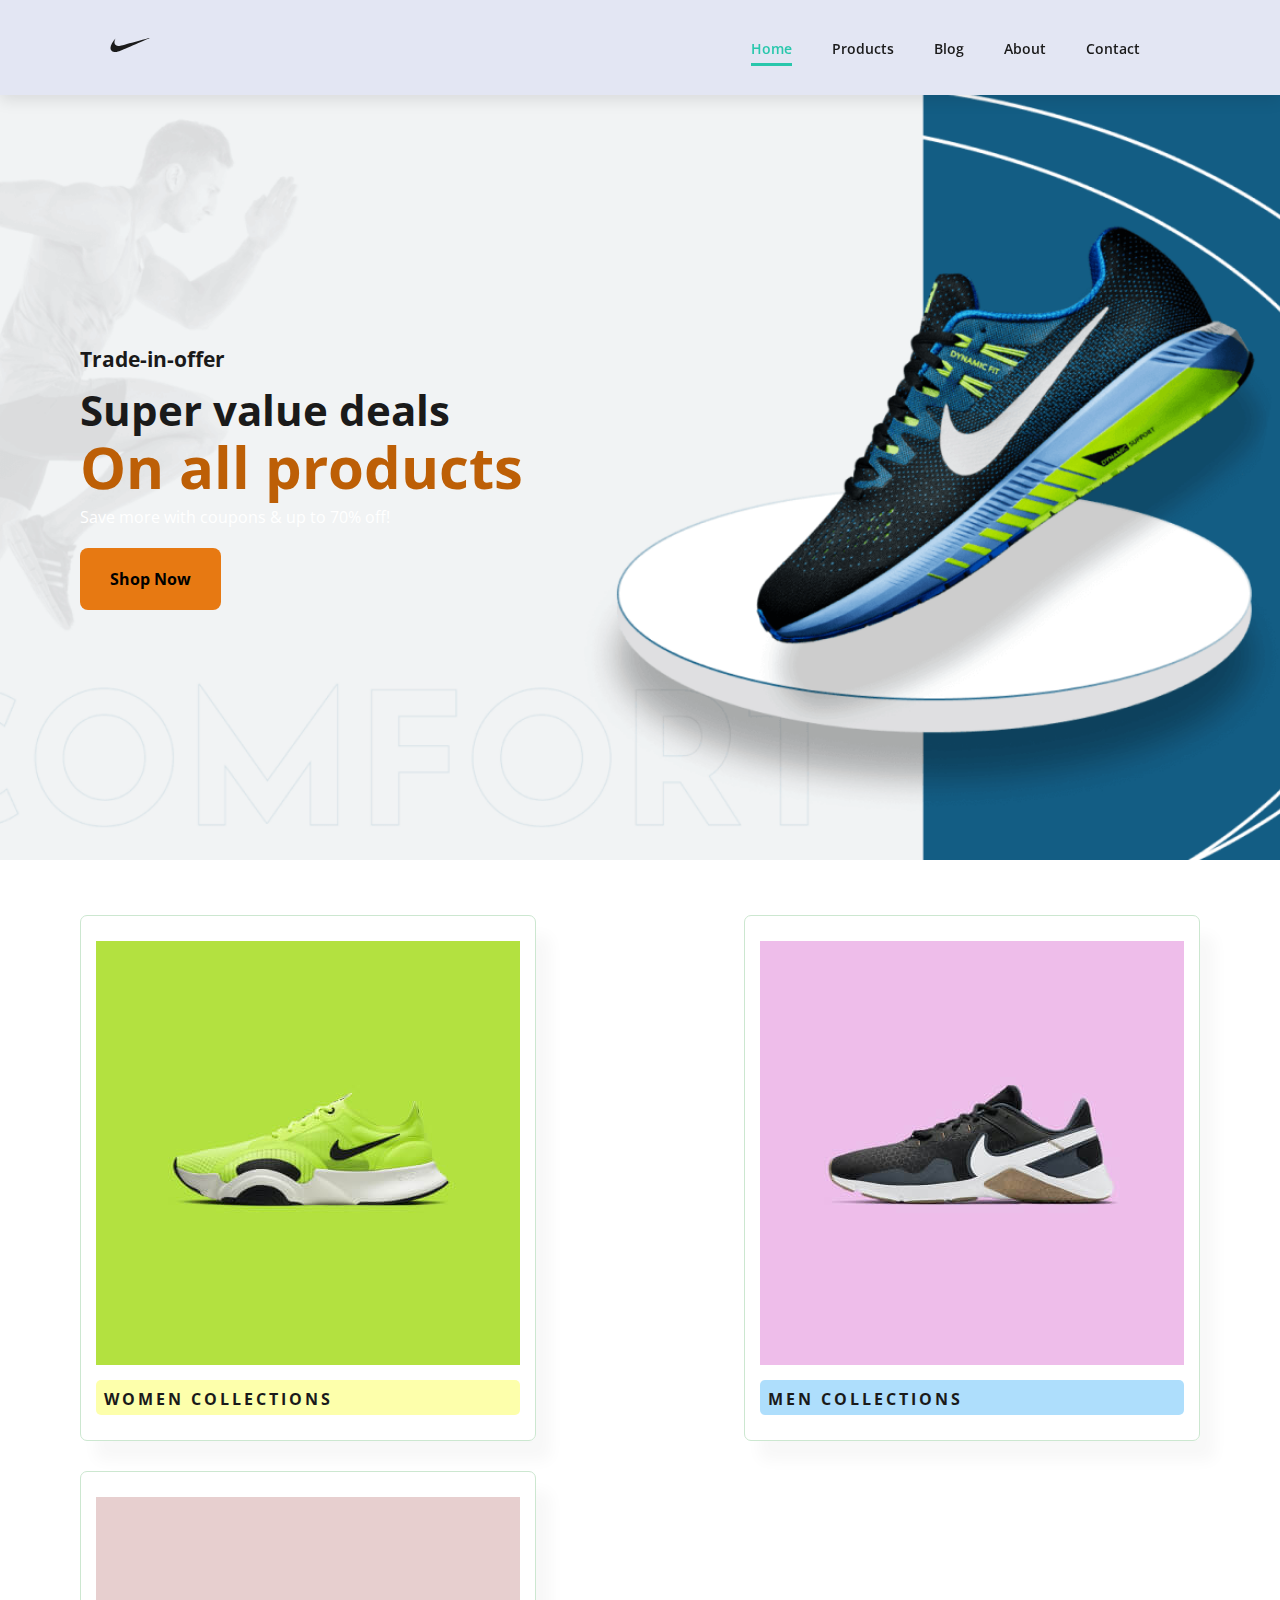
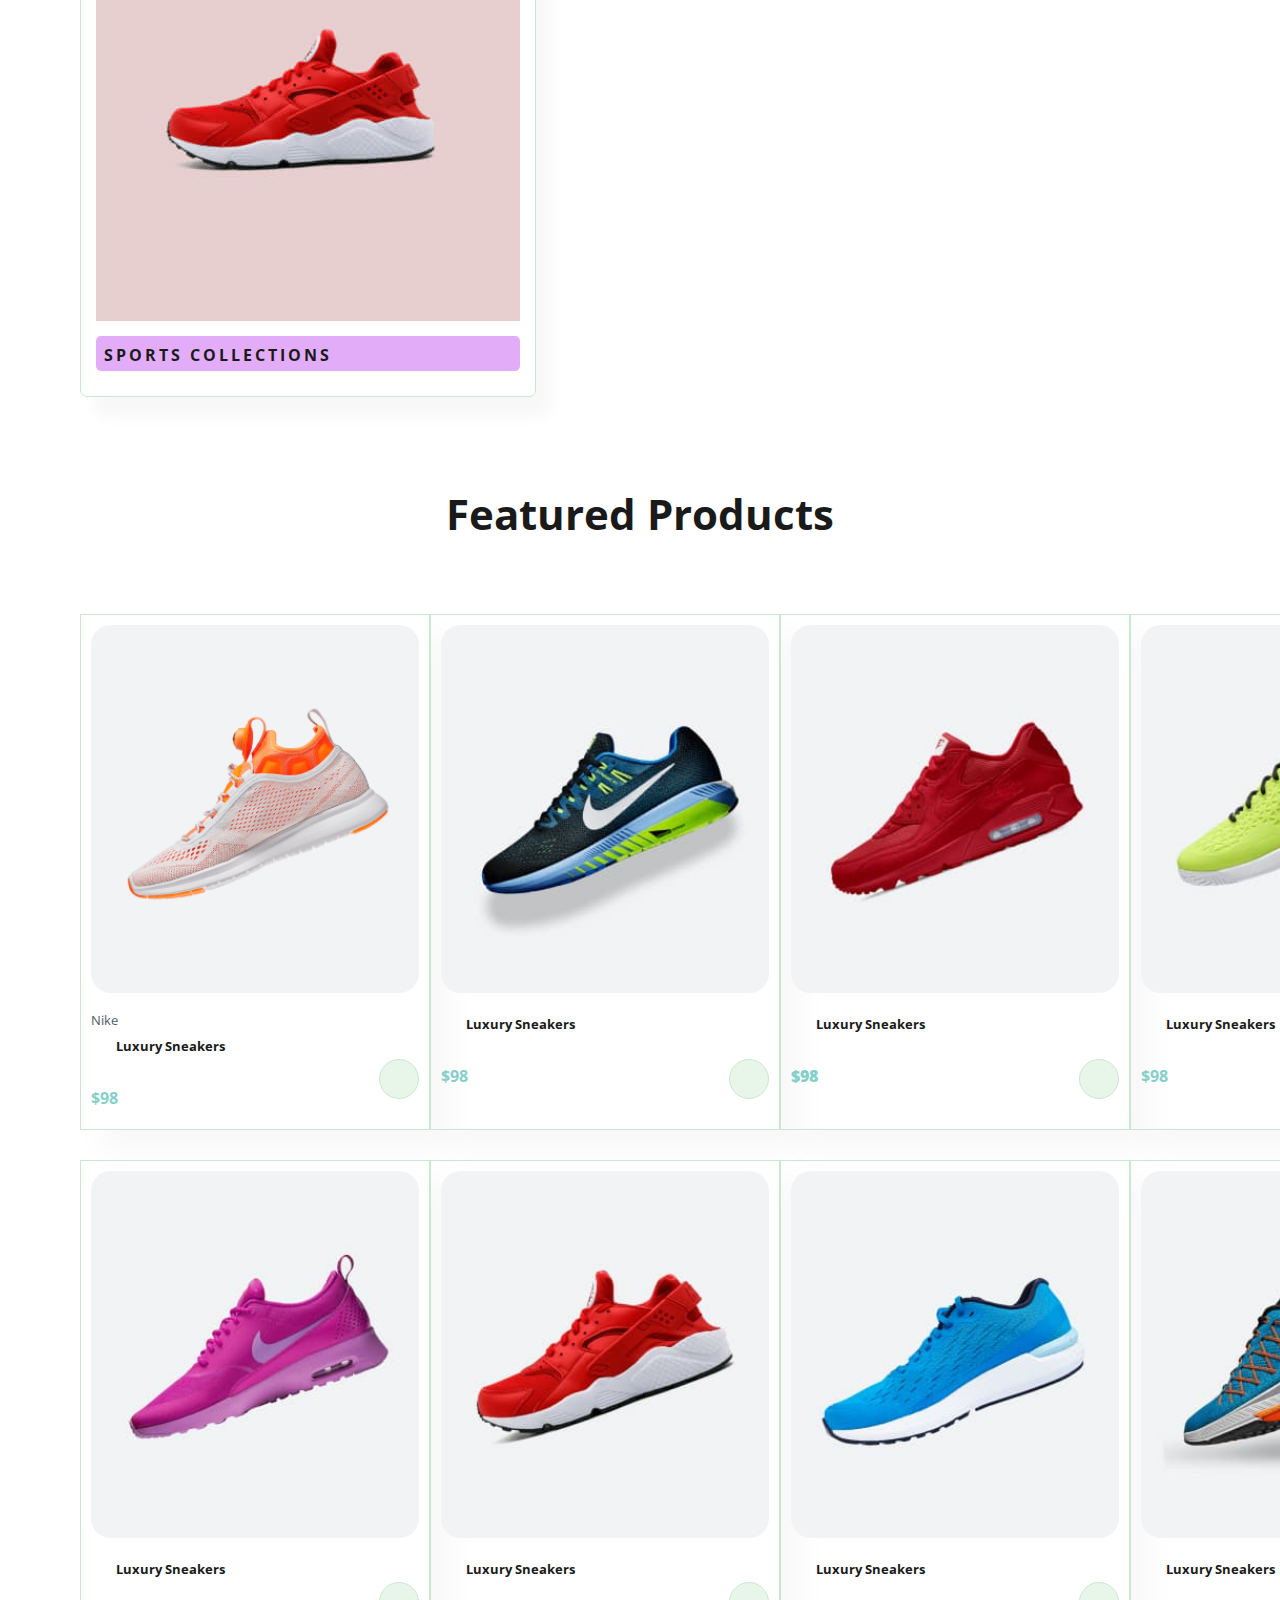
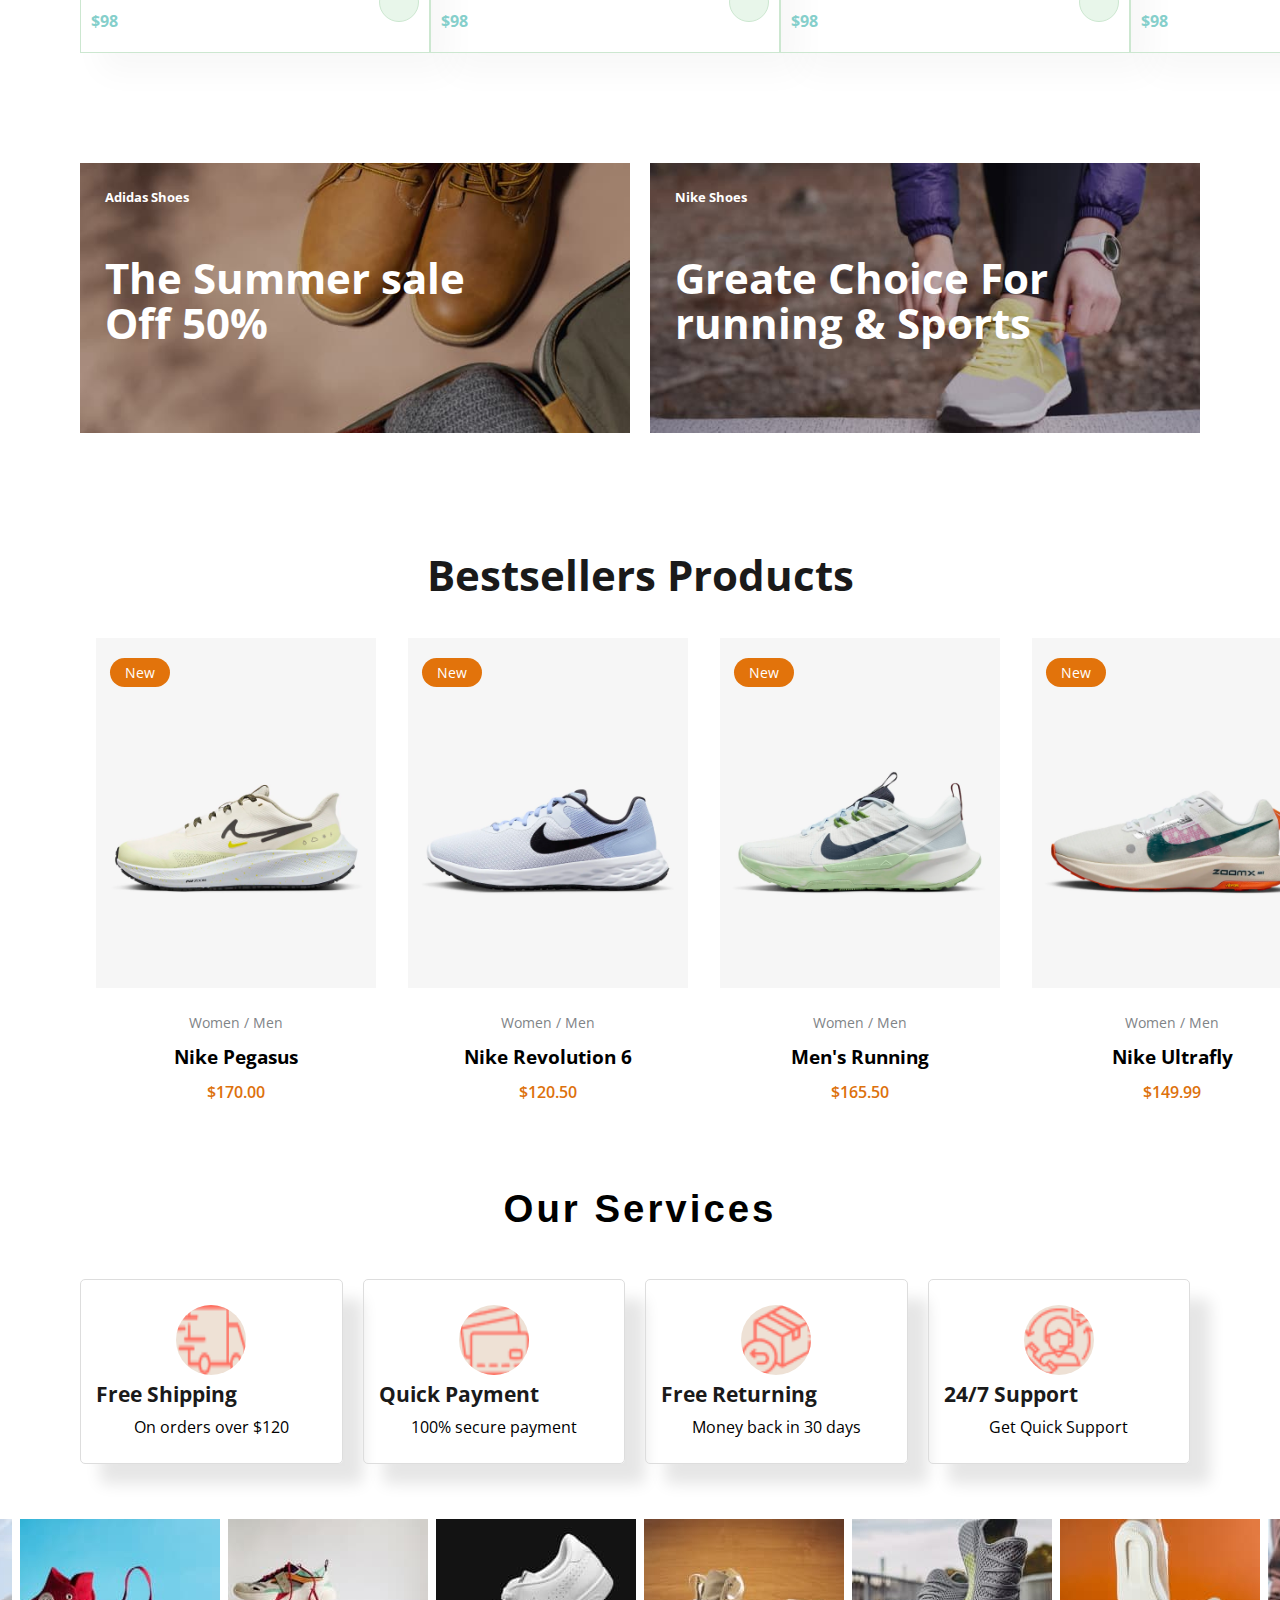
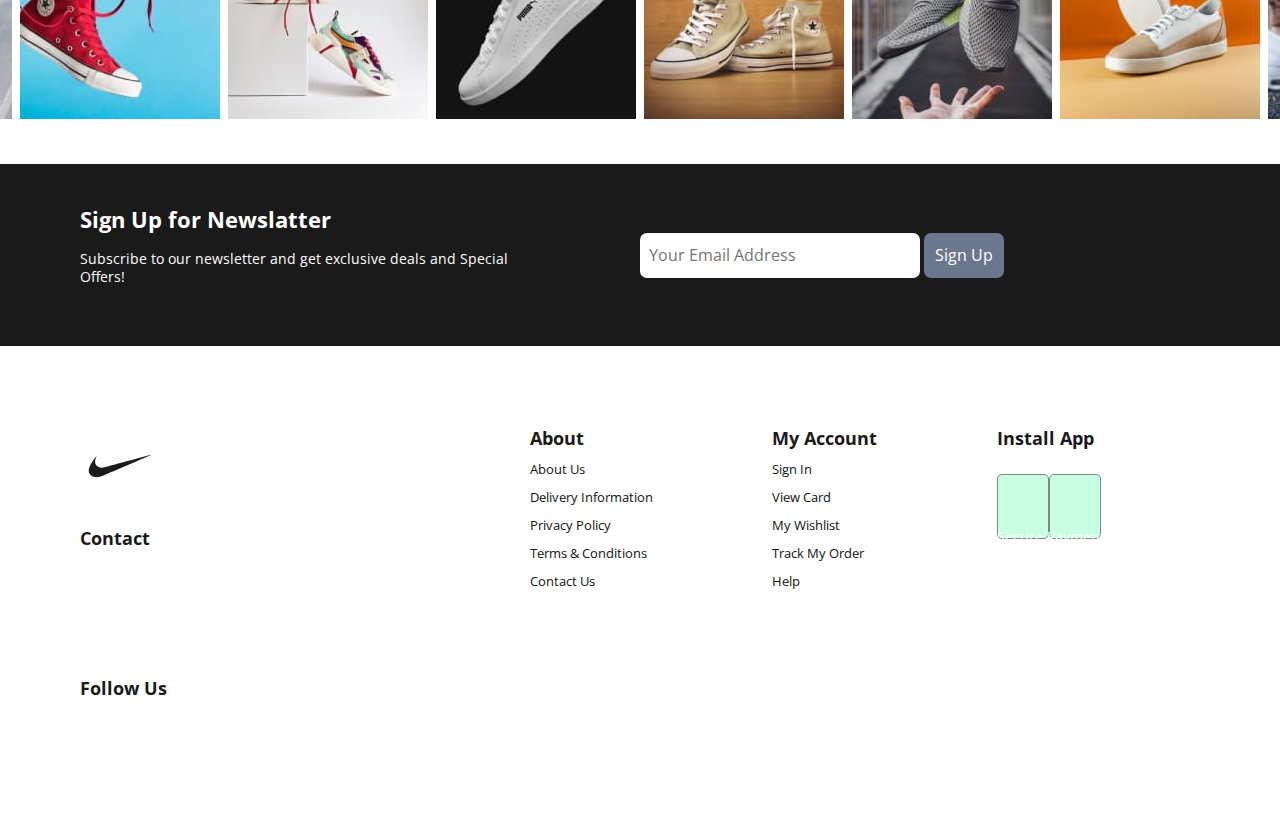
<file: index.html>
<!DOCTYPE html>
<html lang="en">
<head>
  <meta charset="UTF-8">
  <meta name="viewport" content="width=device-width, initial-scale=1.0">
  <title>Ecommerce Website</title>
  <link rel="stylesheet" href="style.css">
  <link rel="stylesheet" href="https://cdnjs.cloudflare.com/ajax/libs/font-awesome/6.5.1/css/all.min.css" integrity="sha512-DTOQO9RWCH3ppGqcWaEA1BIZOC6xxalwEsw9c2QQeAIftl+Vegovlnee1c9QX4TctnWMn13TZye+giMm8e2LwA==" crossorigin="anonymous" referrerpolicy="no-referrer" />
  <link rel="preload" href="./assets/images/hero-banner.png"  as="image"/>
</head>
<body>
  <header class="header">
    <a href="/">
      <img src="/assets/images/logo.svg" width="100" height="50" alt="Logo" class="logo"/>
    </a>
  
    <nav>
      <ul class="navbar">
        <li><a class="active" href="#">Home</a></li>
        <li><a href="/product.html">Products</a></li>
        <li><a href="/blog.html">Blog</a></li>
        <li><a href="/about.html">About</a></li>
        <li><a href="/contact.html">Contact</a></li>
        <li><a href="card.html"><i id="bag" class="fa-solid fa-bag-shopping"></i></a></li>
        <a href="#"><i id="close" class="fa-solid fa-xmark"></i></a>

      </ul>
    </nav>
    <div class="menu">
      <a href="card.html"><i id="bag" class="fa-solid fa-bag-shopping"></i></a>
      <i id="menu" class="fa-solid fa-bars"></i>
    </div>
   </header>
 
   <section class="hero">
    <h4>Trade-in-offer</h4>
    <h2>Super value deals</h2>
    <h1>On all products</h1>
    <p>Save more with coupons & up to 70% off!</p>
    <button class="btn">Shop Now</button>
   </section>
  
  <!------ end of this section  ----->

  <section class="feature section-p1">
    <div class="fe-box">
      <img src="assets/images/collection-1.jpg" alt="">
      <h4>Women collections</h4>
    </div>

    <div class="fe-box">
      <img src="assets/images/collection-2.jpg" alt="">
      <h4>Men collections</h4>
    </div>

    <div class="fe-box">
      <img src="assets/images/collection-3.jpg" alt="">
      <h4>Sports Collections</h4>
    </div>

  </section>

  <section class="products section-p1">
    <h2>Featured Products</h2>
    <p>Summer Collection New Modern</p>
    <div class="pro-container">
      <div class="pro">
        <img src="./assets/images/product-4.jpg" alt="">
        <div class="des">
          <span>Nike</span>
          <h5>Luxury Sneakers</h5>
          <div class="star">
            <i class="fa fa-star"></i>
            <i class="fa fa-star"></i>
            <i class="fa fa-star"></i>
            <i class="fa fa-star"></i>
            <i class="fa fa-star"></i>
          </div>
          <h4>$98</h4>
        </div>
        <div class="cart">
          <i class="fa-solid fa-cart-shopping"></i>
        </div>
      </div>

      <div class="pro">
        <img src="./assets/images/product-2.jpg" alt="">
        <div class="des">
          <span></span>
          <h5>Luxury Sneakers</h5>
          <div class="star">
            <i class="fa fa-star"></i>
            <i class="fa fa-star"></i>
            <i class="fa fa-star"></i>
            <i class="fa fa-star"></i>
            <i class="fa fa-star"></i>
          </div>
          <h4>$98</h4>
        </div>
        <div class="cart">
          <i class="fa-solid fa-cart-shopping"></i>
        </div>
      </div>

      <div class="pro">
        <img src="./assets/images/product-3.jpg" alt="">
        <div class="des">
          <span></span>
          <h5>Luxury Sneakers</h5>
          <div class="star">
            <i class="fa fa-star"></i>
            <i class="fa fa-star"></i>
            <i class="fa fa-star"></i>
            <i class="fa fa-star"></i>
            <i class="fa fa-star"></i>
          </div>
          <h4><strong>$98</strong></h4>
        </div>
        <div class="cart">
          <i class="fa-solid fa-cart-shopping"></i>
        </div>
      </div>

      <div class="pro">
        <img src="./assets/images/product-5.jpg " alt="">
        <div class="des">
          <span></span>
          <h5>Luxury Sneakers</h5>
          <div class="star">
            <i class="fa fa-star"></i>
            <i class="fa fa-star"></i>
            <i class="fa fa-star"></i>
            <i class="fa fa-star"></i>
            <i class="fa fa-star"></i>
          </div>
          <h4>$98</h4>
        </div>
        <div class="cart">
          <i class="fa-solid fa-cart-shopping"></i>
        </div>
      </div>

      <div class="pro">
        <img src="./assets/images/product-7.jpg" alt="">
        <div class="des">
          <span></span>
          <h5>Luxury Sneakers</h5>
          <div class="star">
            <i class="fa fa-star"></i>
            <i class="fa fa-star"></i>
            <i class="fa fa-star"></i>
            <i class="fa fa-star"></i>
            <i class="fa fa-star"></i>
          </div>
          <h4>$98</h4>
        </div>
        <div class="cart">
          <i class="fa-solid fa-cart-shopping"></i>
        </div>
      </div>

      <div class="pro">
        <img src="./assets/images/product-6.jpg" alt="">
        <div class="des">
          <span></span>
          <h5>Luxury Sneakers</h5>
          <div class="star">
            <i class="fa fa-star"></i>
            <i class="fa fa-star"></i>
            <i class="fa fa-star"></i>
            <i class="fa fa-star"></i>
            <i class="fa fa-star"></i>
          </div>
          <h4>$98</h4>
        </div>
        <div class="cart">
          <i class="fa-solid fa-cart-shopping"></i>
        </div>
      </div>

      <div class="pro">
        <img src="./assets/images/product-8.jpg" alt="">
        <div class="des">
          <span></span>
          <h5>Luxury Sneakers</h5>
          <div class="star">
            <i class="fa fa-star"></i>
            <i class="fa fa-star"></i>
            <i class="fa fa-star"></i>
            <i class="fa fa-star"></i>
            <i class="fa fa-star"></i>
          </div>
          <h4>$98</h4>
        </div>
        <div class="cart">
          <i class="fa-solid fa-cart-shopping"></i>
        </div>
      </div>

      <div class="pro">
        <img src="./assets/images/product-1.jpg" alt="">
        <div class="des">
          <span></span>
          <h5>Luxury Sneakers</h5>
          <div class="star">
            <i class="fa fa-star"></i>
            <i class="fa fa-star"></i>
            <i class="fa fa-star"></i>
            <i class="fa fa-star"></i>
            <i class="fa fa-star"></i>
          </div>
          <h4>$98</h4>
        </div>
        <div class="cart">
          <i class="fa-solid fa-cart-shopping"></i>
        </div>
      </div>
    </div>

    </div>
    </div>

    </div>

  </section>

  <section class="banner section-p1">
    <div class="row">
    <ul class="col-left">
      <h5>Adidas Shoes</h5>
      <h2>The Summer sale <br>Off 50%</h2>
    </ul>
      
    <ul class="col-right">
      
      <h5>Nike Shoes</h5>
      <h2>Greate Choice  For<br>running & Sports</h2>
    </ul>
  </div>
  </section>

  <section class="product-category section-p1">
    <h2 class="section-m1">Bestsellers Products</h2>

    <div class="product-list-container">
      
    <ul class="product-list">

      <li class="product-item">
        <div class="product-card">

          <figure class="card-banner">
            <img src="assets/images/brand3.png" width="312" height="350" class="image-contain" loading="lazy" alt="Sneaker" />
    
            <div class="card-badge">New</div>
    
            <ul class="card-list">
    
              <li class="card-item">
                <button class="card-btn" aria-labelledby="card-label-1">
                  <i class="fa-solid fa-cart-shopping"></i>
                </button>
    
                <div class="card-tooltip" id="card-label-1">Add to cart</div>
              </li>
    
              <li class="card-item">
                <button class="card-btn" aria-labelledby="card-label-2">
                  <i class="fa-regular fa-heart"></i>
                </button>
    
                <div class="card-tooltip" id="card-label-2">Add to Wishlist</div>
              </li>
    
              <li class="card-item">
                <button class="card-btn" aria-labelledby="card-label-3">
                  <i class="fa-regular fa-eye"></i>
                </button>
    
                <div class="card-tooltip" id="card-label-3">Quick View</div>
              </li>
    
              <li class="card-item">
                <button class="card-btn" aria-labelledby="card-label-4">
                  <i class="fa-solid fa-repeat"></i>
                </button>
    
                <div class="card-tooltip" id="card-label-4">compare</div>
              </li>
    
    
            </ul>
          </figure>
    
          <div class="card-content">
    
            <div class="card-cat">
              <a href="#" class="card-link">Women</a> /
              <a href="#" class="card-link">Men</a> 
            </div>
    
            <h3 class="card-title">
              <a href="#">Nike Pegasus </a>
            </h3>
    
            <data class="card-price" value="165.50">$170.00</data> 
          </div>
        </div>
      </li>
    </ul>

    <ul class="product-list">

      <li class="product-item">
        <div class="product-card">

          <figure class="card-banner">
            <img src="assets/images/brand5.png" width="312" height="350" class="image-contain" loading="lazy" alt="Sneaker" />
    
            <div class="card-badge">New</div>
    
            <ul class="card-list">
    
              <li class="card-item">
                <button class="card-btn" aria-labelledby="card-label-1">
                  <i class="fa-solid fa-cart-shopping"></i>
                </button>
    
                <div class="card-tooltip" id="card-label-1">Add to cart</div>
              </li>
    
              <li class="card-item">
                <button class="card-btn" aria-labelledby="card-label-2">
                  <i class="fa-regular fa-heart"></i>
                </button>
    
                <div class="card-tooltip" id="card-label-2">Add to Wishlist</div>
              </li>
    
              <li class="card-item">
                <button class="card-btn" aria-labelledby="card-label-3">
                  <i class="fa-regular fa-eye"></i>
                </button>
    
                <div class="card-tooltip" id="card-label-3">Quick View</div>
              </li>
    
              <li class="card-item">
                <button class="card-btn" aria-labelledby="card-label-4">
                  <i class="fa-solid fa-repeat"></i>
                </button>
    
                <div class="card-tooltip" id="card-label-4">Compare</div>
              </li>
    
    
            </ul>
          </figure>
    
          <div class="card-content">
    
            <div class="card-cat">
              <a href="#" class="card-link">Women</a> /
              <a href="#" class="card-link">Men</a> 
            </div>
    
            <h3 class="card-title">
              <a href="#">Nike Revolution 6</a>
            </h3>
    
            <data class="card-price" value="165.50">$120.50</data> 
          </div>
        </div>
      </li>
    </ul>

    <ul class="product-list">

      <li class="product-item">
        <div class="product-card">

          <figure class="card-banner">
            <img src="assets/images/sport1.png" width="312" height="350" class="image-contain" alt="Sneaker" />
    
            <div class="card-badge">New</div>
    
            <ul class="card-list">
    
              <li class="card-item">
                <button class="card-btn" aria-labelledby="card-label-1">
                  <i class="fa-solid fa-cart-shopping"></i>
                </button>
    
                <div class="card-tooltip" id="card-label-1">Add to cart</div>
              </li>
    
              <li class="card-item">
                <button class="card-btn" aria-labelledby="card-label-2">
                  <i class="fa-regular fa-heart"></i>
                </button>
    
                <div class="card-tooltip" id="card-label-2">Add to Wishlist</div>
              </li>
    
              <li class="card-item">
                <button class="card-btn" aria-labelledby="card-label-3">
                  <i class="fa-regular fa-eye"></i>
                </button>
    
                <div class="card-tooltip" id="card-label-3">Quick view</div>
              </li>
    
              <li class="card-item">
                <button class="card-btn" aria-labelledby="card-label-4">
                  <i class="fa-solid fa-repeat"></i>
                </button>
    
                <div class="card-tooltip" id="card-label-4">compare</div>
              </li>
    
    
            </ul>
          </figure>
    
          <div class="card-content">
    
            <div class="card-cat">
              <a href="#" class="card-link">Women</a> /
              <a href="#" class="card-link">Men</a> 
            </div>
    
            <h3 class="card-title">
              <a href="#">Men's Running</a>
            </h3>
    
            <data class="card-price" value="165.50">$165.50</data> 
          </div>
        </div>
      </li>
    </ul>

    <ul class="product-list">

      <li class="product-item">
        <div class="product-card">

          <figure class="card-banner">
            <img src="assets/images/brand4.png" width="312" height="350" class="image-contain black-sneaker" loading="lazy" alt="Sneaker" />
    
            <div class="card-badge">New</div>
    
            <ul class="card-list">
    
              <li class="card-item">
                <button class="card-btn" aria-labelledby="card-label-1">
                  <i class="fa-solid fa-cart-shopping"></i>
                </button>
    
                <div class="card-tooltip" id="card-label-1">Add to cart</div>
              </li>
    
              <li class="card-item">
                <button class="card-btn" aria-labelledby="card-label-2">
                  <i class="fa-regular fa-heart"></i>
                </button>
    
                <div class="card-tooltip" id="card-label-2">Add to Wishlist</div>
              </li>
    
              <li class="card-item">
                <button class="card-btn" aria-labelledby="card-label-3">
                  <i class="fa-regular fa-eye"></i>
                </button>
    
                <div class="card-tooltip" id="card-label-3">Quick view</div>
              </li>
    
              <li class="card-item">
                <button class="card-btn" aria-labelledby="card-label-4">
                  <i class="fa-solid fa-repeat"></i>
                </button>
    
                <div class="card-tooltip" id="card-label-4">Compare</div>
              </li>
    
    
            </ul>
          </figure>
    
          <div class="card-content">
    
            <div class="card-cat">
              <a href="#" class="card-link">Women</a> /
              <a href="#" class="card-link">Men</a> 
            </div>
    
            <h3 class="card-title">
              <a href="#">Nike Ultrafly</a>
            </h3>
    
            <data class="card-price" value="149.99">$149.99</data> 
          </div>
        </div>
      </li>
    </ul>

    <ul class="product-list">

      <li class="product-item">
        <div class="product-card">

          <figure class="card-banner">
            <img src="assets/images/brand6.png" width="312" height="350" class="image-contain" alt="Sneaker" />
    
            <div class="card-badge">New</div>
    
            <ul class="card-list">
    
              <li class="card-item">
                <button class="card-btn" aria-labelledby="card-label-1">
                  <i class="fa-solid fa-cart-shopping"></i>
                </button>
    
                <div class="card-tooltip" id="card-label-1">Add to cart</div>
              </li>
    
              <li class="card-item">
                <button class="card-btn" aria-labelledby="card-label-2">
                  <i class="fa-regular fa-heart"></i>
                </button>
    
                <div class="card-tooltip" id="card-label-2">Add to cart</div>
              </li>
    
              <li class="card-item">
                <button class="card-btn" aria-labelledby="card-label-3">
                  <i class="fa-regular fa-eye"></i>
                </button>
    
                <div class="card-tooltip" id="card-label-3">Add to cart</div>
              </li>
    
              <li class="card-item">
                <button class="card-btn" aria-labelledby="card-label-4">
                  <i class="fa-solid fa-repeat"></i>
                </button>
    
                <div class="card-tooltip" id="card-label-4">Add to cart</div>
              </li>
    
    
            </ul>
          </figure>
    
          <div class="card-content">
    
            <div class="card-cat">
              <a href="#" class="card-link">Women</a> /
              <a href="#" class="card-link">Men</a> 
            </div>
    
            <h3 class="card-title">
              <a href="#">Nike F1</a>
            </h3>
    
            <data class="card-price" value="165.50">$135.00</data> 
          </div>
        </div>
      </li>
    </ul>

  </div>

  </section>

  <section class="product-service section-p1">
    <h3>Our Services</h3>
    <div class="services-list">
    <div class="container">
      <img src="assets/images/service-1.png" alt="Free shipping">
      <h4>Free Shipping</h4>
      <span>On orders over $120</span>
    </div>

    <div class="container">
      <img src="assets/images/service-2.png" alt="Free shipping">
      <h4>Quick Payment</h4>
      <span>100% secure payment</span>
    </div>

    <div class="container">
      <img src="assets/images/service-3.png" alt="Free shipping">
      <h4>Free Returning</h4>
      <span>Money back in 30 days</span>
    </div>

    <div class="container">
      <img src="assets/images/service-4.png" alt="Free shipping">
      <h4>24/7 Support</h4>
      <span>Get Quick Support</span>
    </div>
  </div>
  </section>

  <section class="section-insta">
    <div class="insta-container">
    <div>
      <img src="assets/images/insta-1.jpg" alt="">
    </div>
    <div>
      <img src="assets/images/insta-2.jpg" alt="">
    </div>
    <div>
      <img src="assets/images/insta-3.jpg" alt="">
    </div>
    <div>
      <img src="assets/images/insta-4.jpg" alt="">
    </div>
    <div>
      <img src="assets/images/insta-5.jpg" alt="">
    </div>
    <div>
      <img src="assets/images/insta-6.jpg" alt="">
    </div>
    <div>
      <img src="assets/images/insta-7.jpg" alt="">
    </div>
    <div>
      <img src="assets/images/insta-8.jpg" alt="">
    </div>
    </div>
  </section>

  <section class="newsletter section-p1 section-m1">

    <div class="newstext">
      <h4>Sign Up for Newslatter</h4>
      <p>Subscribe to our newsletter and get exclusive deals and <span>Special Offers!</span></p>
    </div>

    <div class="form">
      <input type="text" placeholder="Your Email Address">
      <button>Sign Up</button>
    </div>
  </section>

  <footer class="section-p1">
    <div class="footer-container">
    <div class="col">
      <img class="logo" src="assets/images/logo.svg" width="80" alt="">
      <h4>Contact</h4>
      <p><strong>Address: </strong>IL Domitory Paramount Gading Serpong<br> Tangerang, Jakarta, Indonesia </p>
      <p><strong>Phone: </strong>+62 821 2708 2650</p>
      <p><strong>Hours: </strong>10:00 - 18:00 Mon - Sat</p>

      <div class="follow">
        <h4>Follow Us</h4>
        <div class="icon">
          <i class="fa-brands fa-facebook"></i>
          <i class="fa-brands fa-twitter"></i>
          <i class="fa-brands fa-instagram"></i>
          <i class="fa-brands fa-linkedin"></i>
        </div>
      </div>
    </div>

    <div class="col">
      <h4>About</h4>
      <a href="#">About Us</a>
      <a href="#">Delivery Information</a>
      <a href="#">Privacy Policy</a>
      <a href="#">Terms & Conditions</a>
      <a href="#">Contact Us</a>
    </div>

    <div class="col">
      <h4>My Account</h4>
      <a href="#">Sign In</a>
      <a href="#">View Card</a>
      <a href="#">My Wishlist</a>
      <a href="#">Track My Order</a>
      <a href="#">Help</a>
    </div>

    <div class="col install">
      <h4>Install App</h4>
      <p>From App Store or Google Play</p>
      <div class="appstore">
        <i class="fa-brands fa-app-store"></i>
        <i class="fa-brands fa-google-play"></i>
      </div>
      <p>Secure Payment Geteways</p>
      <div class="payment-icon">
      <i class="fa-brands fa-cc-visa"></i>
      <i class="fa-brands fa-cc-mastercard"></i>
      <i class="fa-brands fa-apple-pay"></i>
      <i class="fa-brands fa-cc-amazon-pay"></i>
      </div>
    </div>
    </div>
    <div class="copyright">
      <p><i class="fa-regular fa-copyright"></i> 2024, Made with <i class="fa-solid fa-heart"></i> by Ali Hekmati</p>
    </div>
  </footer>

  <script src="script.js"></script>
</body>
</html>
</file>
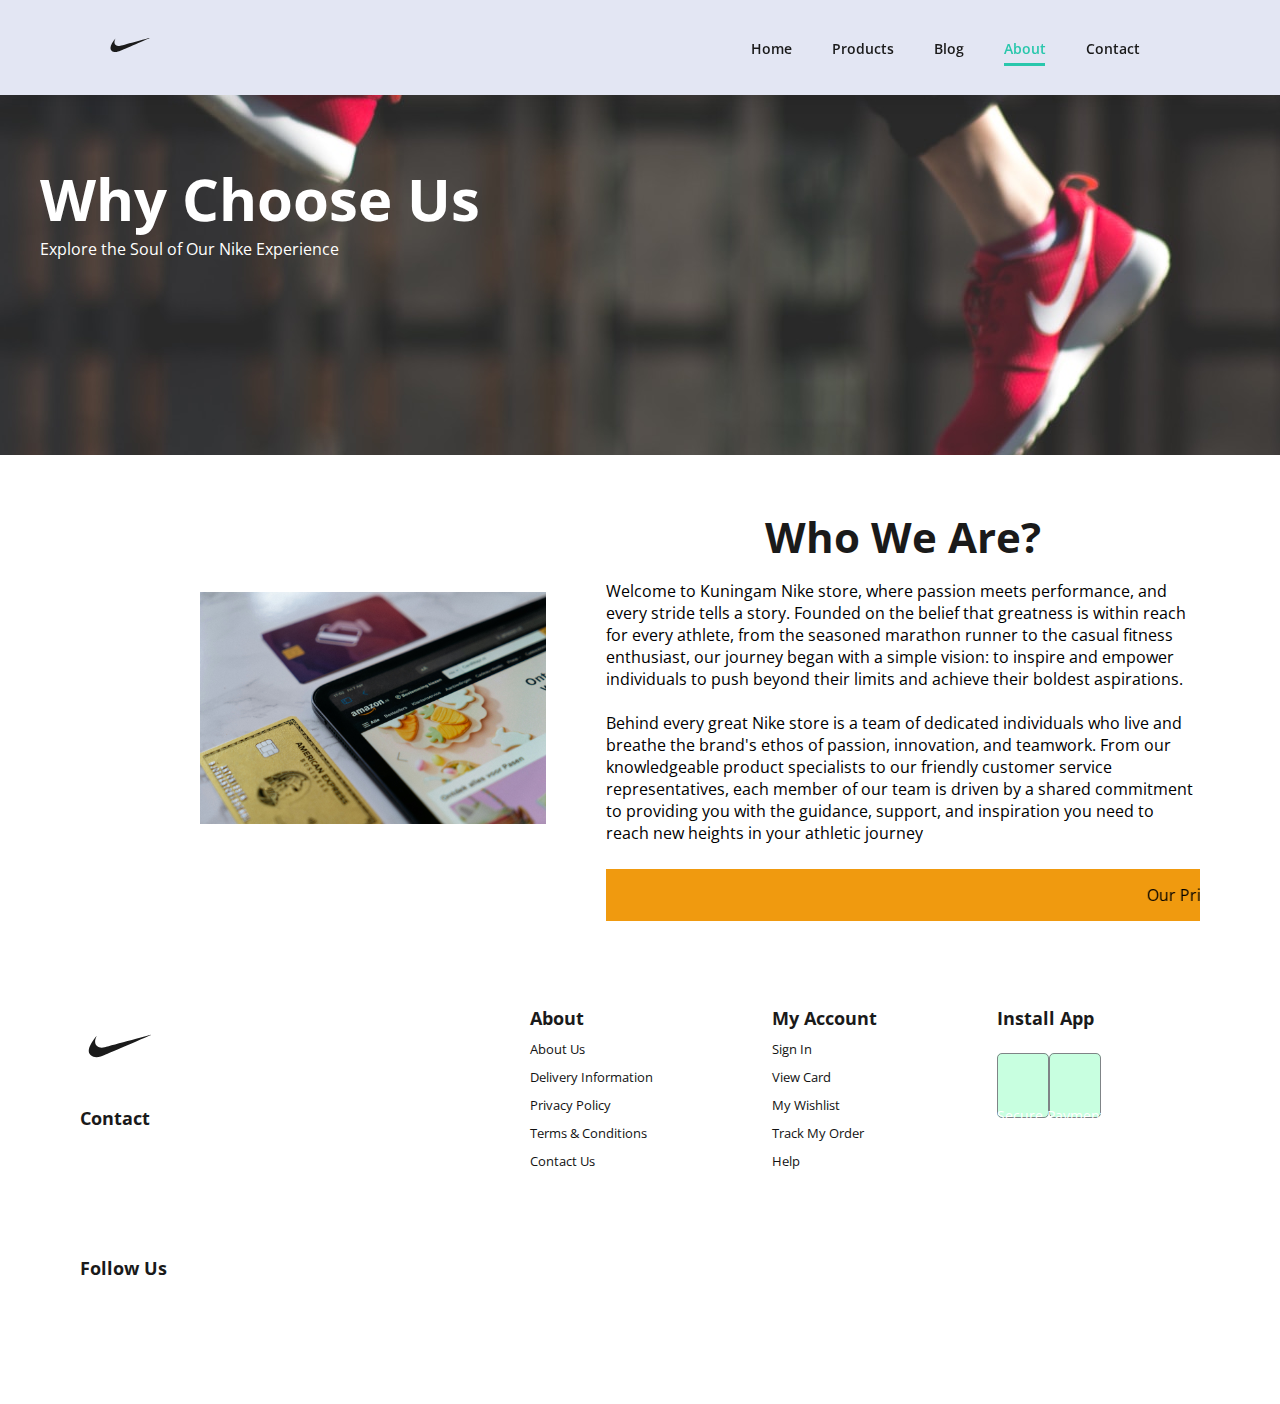
<file: about.html>
<!DOCTYPE html>
<html lang="en">
<head>
  <meta charset="UTF-8">
  <meta name="viewport" content="width=device-width, initial-scale=1.0">
  <title>Ecommerce Website</title>
  <link rel="stylesheet" href="style.css">
  <link rel="stylesheet" href="https://cdnjs.cloudflare.com/ajax/libs/font-awesome/6.5.1/css/all.min.css" integrity="sha512-DTOQO9RWCH3ppGqcWaEA1BIZOC6xxalwEsw9c2QQeAIftl+Vegovlnee1c9QX4TctnWMn13TZye+giMm8e2LwA==" crossorigin="anonymous" referrerpolicy="no-referrer" />
  <link rel="preload" href="./assets/images/hero-banner.png"  as="image"/>
</head>
<body>
  <header class="header">
    <a href="#">
      <img src="/assets/images/logo.svg" width="100" height="50" alt="Logo" class="logo"/>
    </a>
  
    <nav>
      <ul class="navbar">
        <li><a href="#">Home</a></li>
        <li><a href="/product.html">Products</a></li>
        <li><a href="/blog.html">Blog</a></li>
        <li><a class="active" href="/about.html">About</a></li>
        <li><a href="/contact.html">Contact</a></li>
        <li><a href="card.html"><i id="bag" class="fa-solid fa-bag-shopping"></i></a></li>
        <a href="#"><i id="close" class="fa-solid fa-xmark"></i></a>

      </ul>
    </nav>
    <div class="menu">
      <a href="card.html"><i id="bag" class="fa-solid fa-bag-shopping"></i></a>
      <i id="menu" class="fa-solid fa-bars"></i>
    </div>
   </header>
 
   <section class="about-header">
    
    <h1>Why Choose Us</h1>
    <p>Explore the Soul of Our Nike Experience</p>
   </section>

   <section id="about-head" class="section-p1">
    <div class="row-about">
    <div class="about-left">
      <img src="assets/images/nike-store.jpg" alt="">
    </div>
    
    <div class="about-right">
      <h2>Who We Are?</h2>
    <span> 
        Welcome to Kuningam Nike store, where passion meets performance, and every stride tells a story. Founded on the belief that greatness is within reach for every athlete, from the seasoned marathon runner to the casual fitness enthusiast, our journey began with a simple vision: to inspire and empower individuals to push beyond their limits and achieve their boldest aspirations.<br>
        <br>Behind every great Nike store is a team of dedicated individuals who live and breathe the brand's ethos of passion, innovation, and teamwork. From our knowledgeable product specialists to our friendly customer service representatives, each member of our team is driven by a shared commitment to providing you with the guidance, support, and inspiration you need to reach new heights in your athletic journey
        <marquee style="background-color: #f09a0f;" loop="-1" scroll-amount="5" width="100%">Our Priority is customer's satisfaction</marquee>
    </span>
</div>
</div>
   </section>
 

  <footer class="section-p1">
    <div class="footer-container">
    <div class="col">
      <img class="logo" src="assets/images/logo.svg" width="80" alt="">
      <h4>Contact</h4>
      <p><strong>Address: </strong>IL Domitory Paramount Gading Serpong<br> Tangerang, Jakarta, Indonesia </p>
      <p><strong>Phone: </strong>+62 821 2708 2650</p>
      <p><strong>Hours: </strong>10:00 - 18:00 Mon - Sat</p>

      <div class="follow">
        <h4>Follow Us</h4>
        <div class="icon">
          <i class="fa-brands fa-facebook"></i>
          <i class="fa-brands fa-twitter"></i>
          <i class="fa-brands fa-instagram"></i>
          <i class="fa-brands fa-linkedin"></i>
        </div>
      </div>
    </div>

    <div class="col">
      <h4>About</h4>
      <a href="#">About Us</a>
      <a href="#">Delivery Information</a>
      <a href="#">Privacy Policy</a>
      <a href="#">Terms & Conditions</a>
      <a href="#">Contact Us</a>
    </div>

    <div class="col">
      <h4>My Account</h4>
      <a href="#">Sign In</a>
      <a href="#">View Card</a>
      <a href="#">My Wishlist</a>
      <a href="#">Track My Order</a>
      <a href="#">Help</a>
    </div>

    <div class="col install">
      <h4>Install App</h4>
      <p>From App Store or Google Play</p>
      <div class="appstore">
        <i class="fa-brands fa-app-store"></i>
        <i class="fa-brands fa-google-play"></i>
      </div>
      <p>Secure Payment Geteways</p>
      <div class="payment-icon">
      <i class="fa-brands fa-cc-visa"></i>
      <i class="fa-brands fa-cc-mastercard"></i>
      <i class="fa-brands fa-apple-pay"></i>
      <i class="fa-brands fa-cc-amazon-pay"></i>
      </div>
    </div>
    </div>
    <div class="copyright">
      <p><i class="fa-regular fa-copyright"></i> 2024, Made with <i class="fa-solid fa-heart"></i> by Ali Hekmati</p>
    </div>
  </footer>

  <script src="script.js"></script>
</body>
</html>
</file>
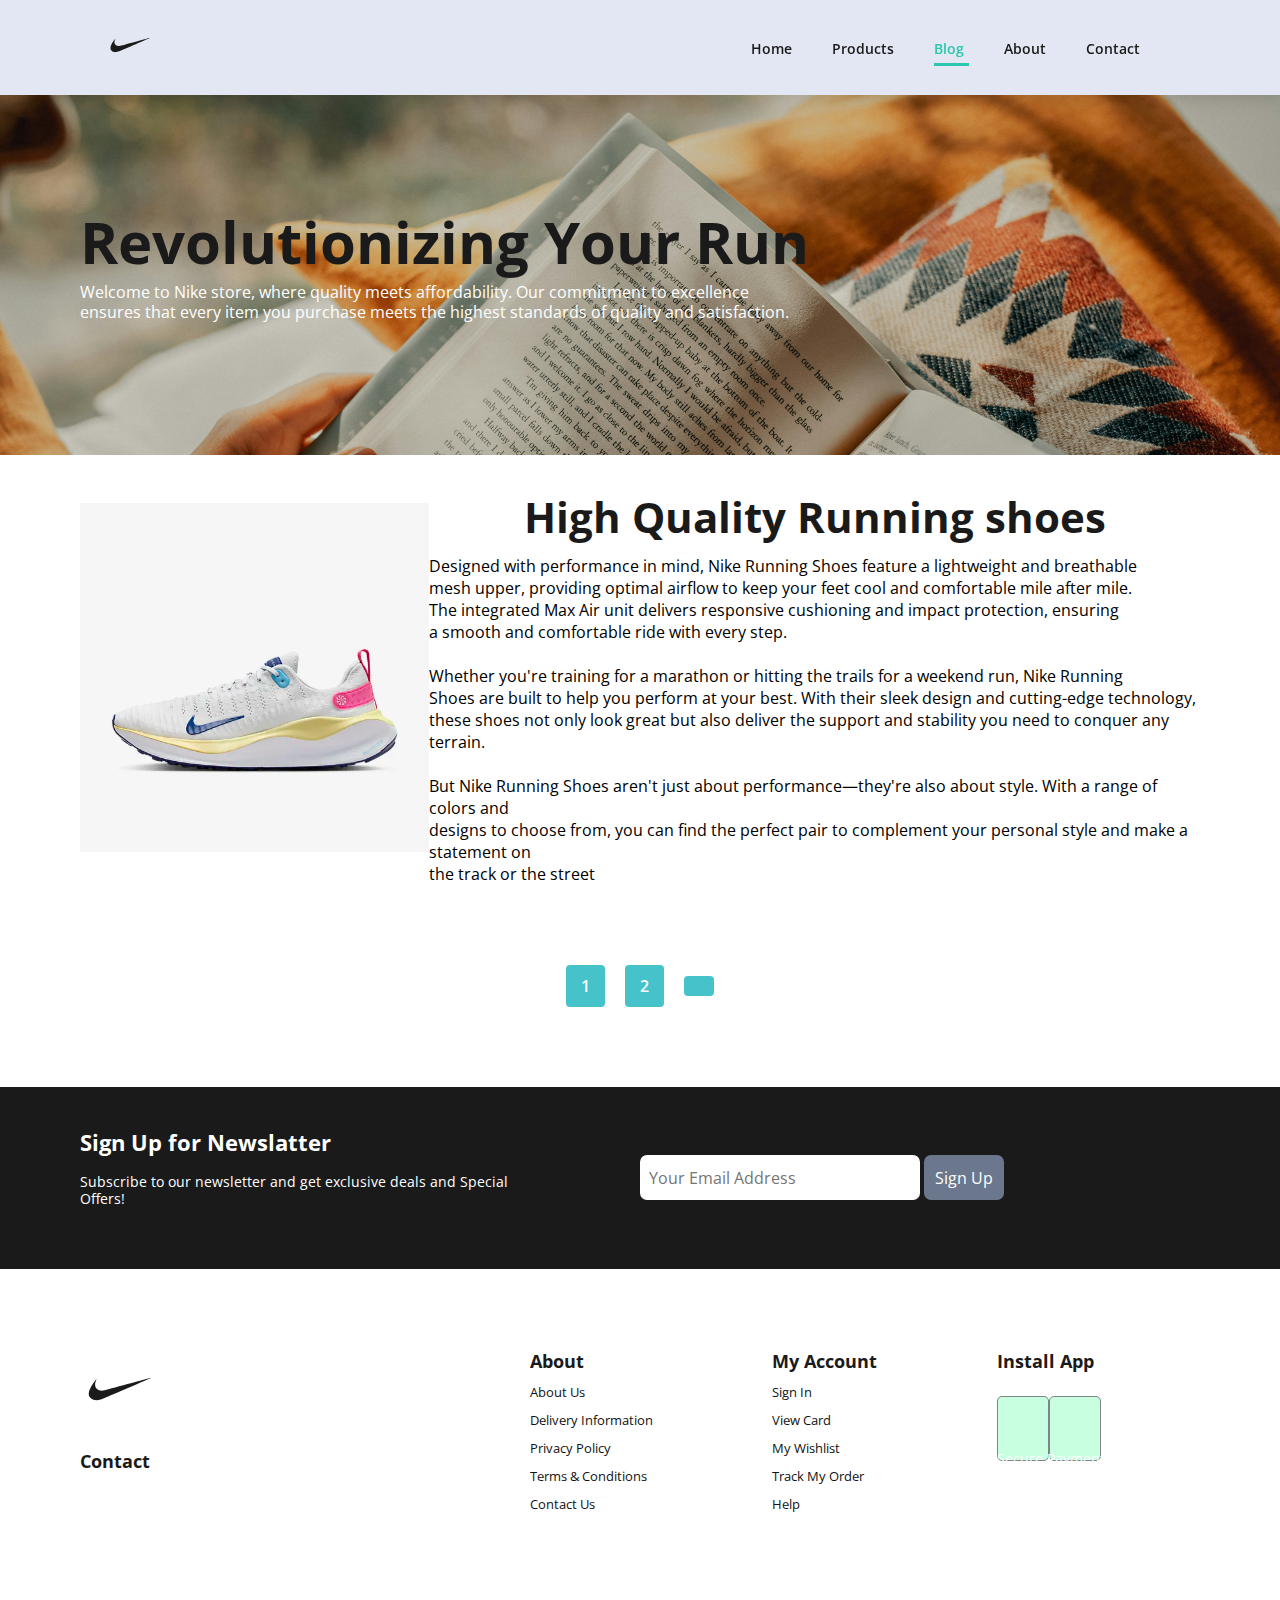
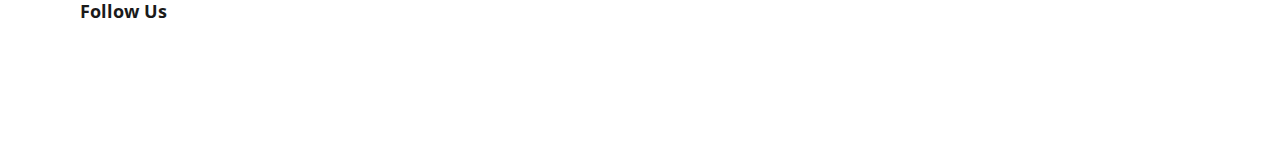
<file: blog.html>
<!DOCTYPE html>
<html lang="en">
<head>
  <meta charset="UTF-8">
  <meta name="viewport" content="width=device-width, initial-scale=1.0">
  <title>Ecommerce Website</title>
  <link rel="stylesheet" href="style.css">
  <link rel="stylesheet" href="https://cdnjs.cloudflare.com/ajax/libs/font-awesome/6.5.1/css/all.min.css" integrity="sha512-DTOQO9RWCH3ppGqcWaEA1BIZOC6xxalwEsw9c2QQeAIftl+Vegovlnee1c9QX4TctnWMn13TZye+giMm8e2LwA==" crossorigin="anonymous" referrerpolicy="no-referrer" />
  <link rel="preload" href="./assets/images/hero-banner.png"  as="image"/>
</head>
<body>
  <header class="header">
    <a href="#">
      <img src="/assets/images/logo.svg" width="100" height="50" alt="Logo" class="logo"/>
    </a>
  
    <nav>
      <ul class="navbar">
        <li><a href="/">Home</a></li>
        <li><a href="/product.html">Products</a></li>
        <li><a class="active" href="/blog.html">Blog</a></li>
        <li><a href="/about.html">About</a></li>
        <li><a href="/contact.html">Contact</a></li>
        <li><a href="card.html"><i id="bag" class="fa-solid fa-bag-shopping"></i></a></li>
        <a href="#"><i id="close" class="fa-solid fa-xmark"></i></a>

      </ul>
    </nav>
    <div class="menu">
      <a href="card.html"><i id="bag" class="fa-solid fa-bag-shopping"></i></a>
      <i id="menu" class="fa-solid fa-bars"></i>
    </div>
   </header>
 
   <section class="hero blog-header">
    
    <h1>Revolutionizing Your Run</h1>
    <p>Welcome to Nike store, where quality meets affordability. Our commitment to excellence<br> ensures that every item you purchase meets the highest standards of quality and satisfaction.</p>
   </section>

   <section class="blog-container section-p1">
    <div class="blog-box">
        <div class="blog-img">
        <img src="assets/images/sport2.png" alt="">
        </div>

        <div class="blog-details">
            <h2>High Quality Running shoes</h2>
            <span>
                Designed with performance in mind, Nike Running Shoes feature a lightweight and breathable<br> mesh upper, providing optimal airflow to keep your feet cool and comfortable mile after mile.<br>The integrated Max Air unit delivers responsive cushioning and impact protection, ensuring<br>a smooth and comfortable ride with every step.<br>

                <br>Whether you're training for a marathon or hitting the trails for a weekend run, Nike Running<br>Shoes are built to help you perform at your best. With their sleek design and cutting-edge technology,<br>these shoes not only look great but also deliver the support and stability you need to conquer any terrain.<br>

                <br>But Nike Running Shoes aren't just about performance—they're also about style. With a range of colors and<br>designs to choose from, you can find the perfect pair to complement your personal style and make a statement on<br> the track or the street
            </span>
        </div>
    </div>
    
   </section>
  
  <!------ end of this section  ----->

 
  <section class="pagination section-p1">
    <a href="#">1</a>
    <a href="#">2</a>
    <a href="#"><i class="fa-solid fa-angle-right"></i></a>
  </section>



  <section class="newsletter section-p1 section-m1">

    <div class="newstext">
      <h4>Sign Up for Newslatter</h4>
      <p>Subscribe to our newsletter and get exclusive deals and <span>Special Offers!</span></p>
    </div>

    <div class="form">
      <input type="text" placeholder="Your Email Address">
      <button>Sign Up</button>
    </div>
  </section>

  <footer class="section-p1">
    <div class="footer-container">
    <div class="col">
      <img class="logo" src="assets/images/logo.svg" width="80" alt="">
      <h4>Contact</h4>
      <p><strong>Address: </strong>IL Domitory Paramount Gading Serpong<br> Tangerang, Jakarta, Indonesia </p>
      <p><strong>Phone: </strong>+62 821 2708 2650</p>
      <p><strong>Hours: </strong>10:00 - 18:00 Mon - Sat</p>

      <div class="follow">
        <h4>Follow Us</h4>
        <div class="icon">
          <i class="fa-brands fa-facebook"></i>
          <i class="fa-brands fa-twitter"></i>
          <i class="fa-brands fa-instagram"></i>
          <i class="fa-brands fa-linkedin"></i>
        </div>
      </div>
    </div>

    <div class="col">
      <h4>About</h4>
      <a href="#">About Us</a>
      <a href="#">Delivery Information</a>
      <a href="#">Privacy Policy</a>
      <a href="#">Terms & Conditions</a>
      <a href="#">Contact Us</a>
    </div>

    <div class="col">
      <h4>My Account</h4>
      <a href="#">Sign In</a>
      <a href="#">View Card</a>
      <a href="#">My Wishlist</a>
      <a href="#">Track My Order</a>
      <a href="#">Help</a>
    </div>

    <div class="col install">
      <h4>Install App</h4>
      <p>From App Store or Google Play</p>
      <div class="appstore">
        <i class="fa-brands fa-app-store"></i>
        <i class="fa-brands fa-google-play"></i>
      </div>
      <p>Secure Payment Geteways</p>
      <div class="payment-icon">
      <i class="fa-brands fa-cc-visa"></i>
      <i class="fa-brands fa-cc-mastercard"></i>
      <i class="fa-brands fa-apple-pay"></i>
      <i class="fa-brands fa-cc-amazon-pay"></i>
      </div>
    </div>
    </div>
    <div class="copyright">
      <p><i class="fa-regular fa-copyright"></i> 2024, Made with <i class="fa-solid fa-heart"></i> by Ali Hekmati</p>
    </div>
  </footer>

  <script src="script.js"></script>
</body>
</html>
</file>
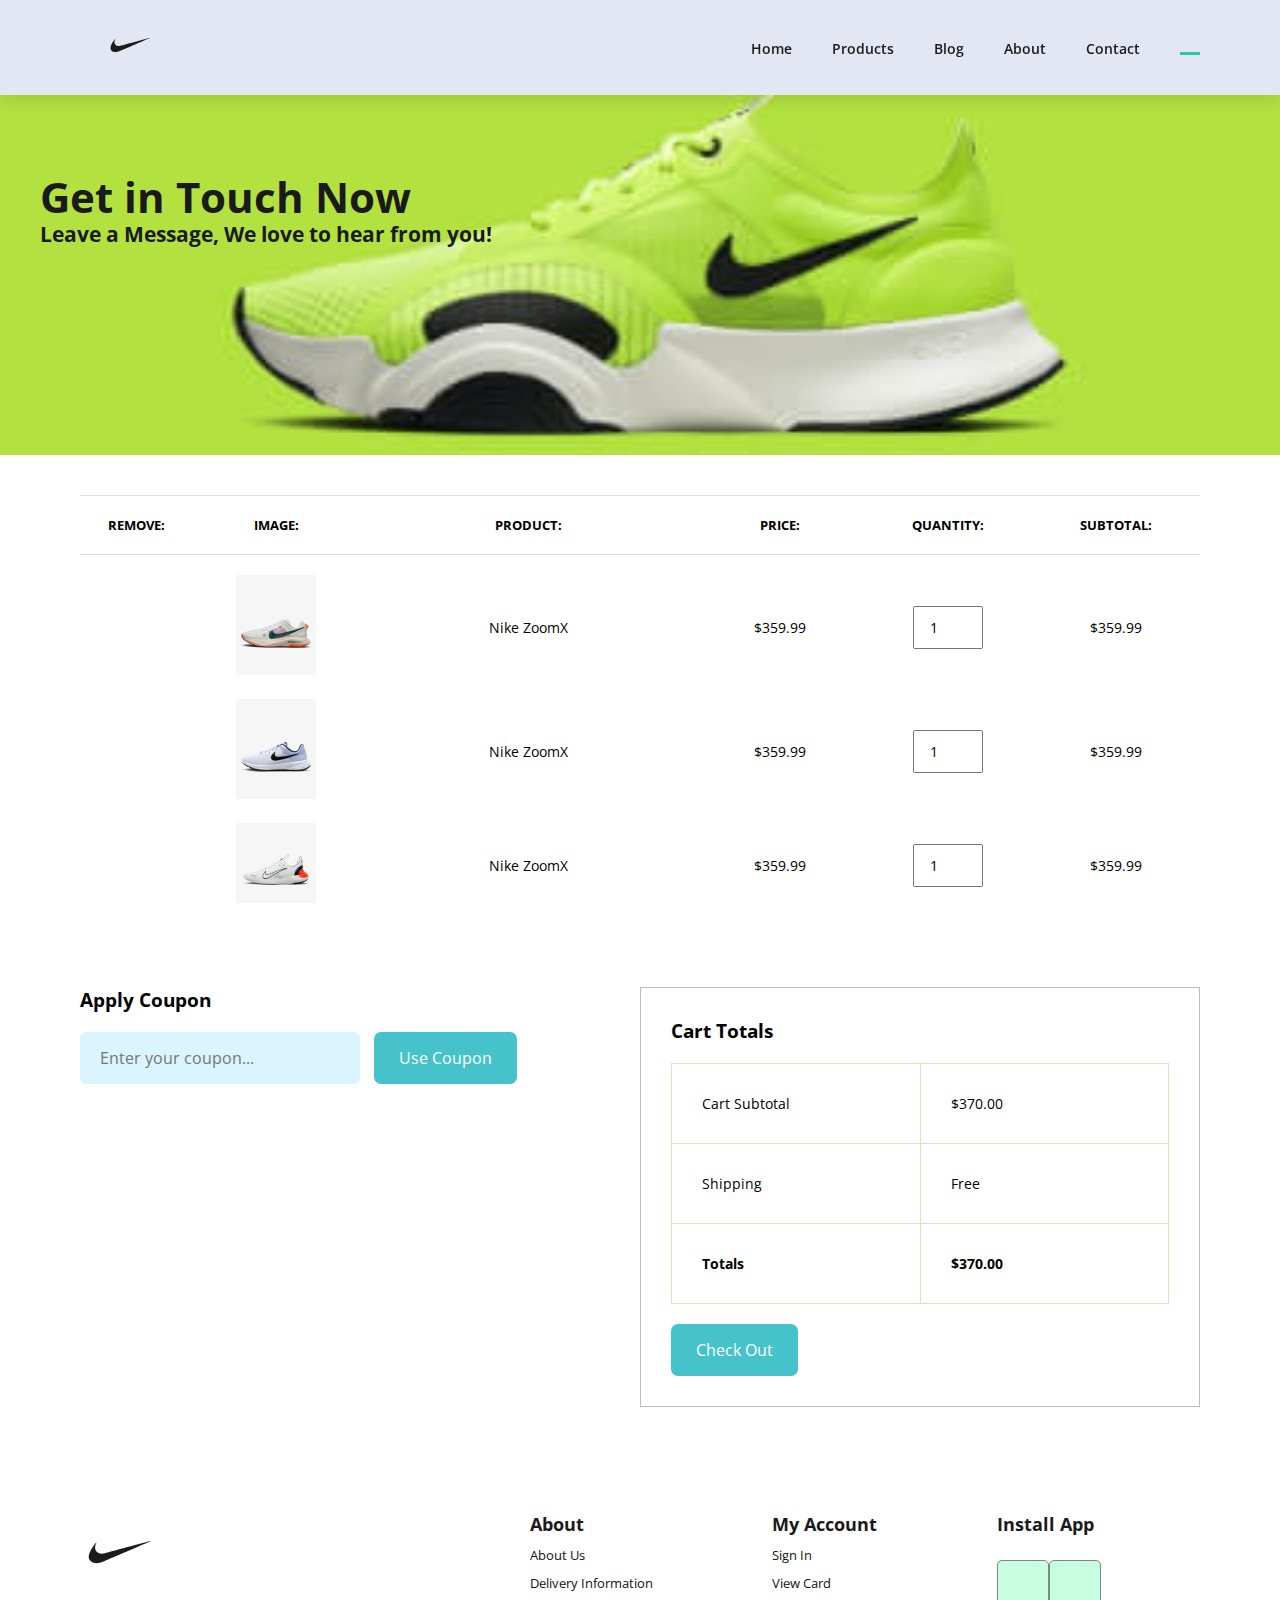
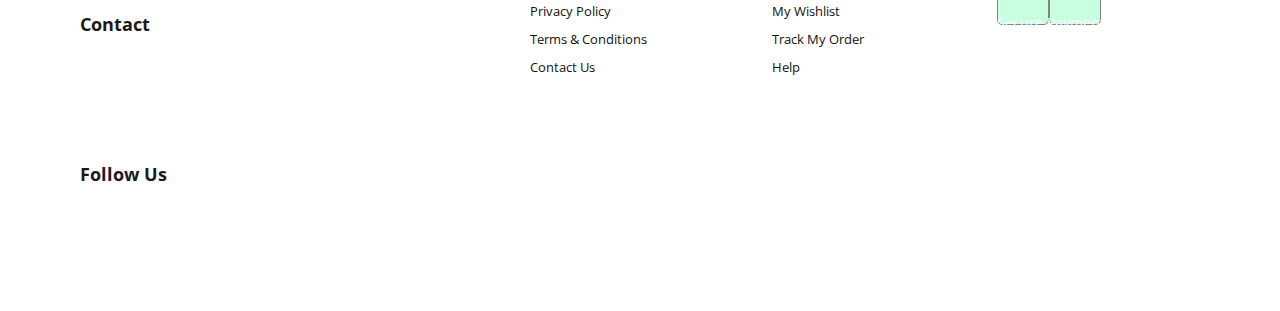
<file: card.html>
<!DOCTYPE html>
<html lang="en">
<head>
  <meta charset="UTF-8">
  <meta name="viewport" content="width=device-width, initial-scale=1.0">
  <title>Ecommerce Website</title>
  <link rel="stylesheet" href="style.css">
  <link rel="stylesheet" href="https://cdnjs.cloudflare.com/ajax/libs/font-awesome/6.5.1/css/all.min.css" integrity="sha512-DTOQO9RWCH3ppGqcWaEA1BIZOC6xxalwEsw9c2QQeAIftl+Vegovlnee1c9QX4TctnWMn13TZye+giMm8e2LwA==" crossorigin="anonymous" referrerpolicy="no-referrer" />
  <link rel="preload" href="./assets/images/hero-banner.png"  as="image"/>
</head>
<body>
  <header class="header">
    <a href="#">
      <img src="/assets/images/logo.svg" width="100" height="50" alt="Logo" class="logo"/>
    </a>
  
    <nav>
      <ul class="navbar">
        <li><a href="/">Home</a></li>
        <li><a href="/product.html">Products</a></li>
        <li><a href="/blog.html">Blog</a></li>
        <li><a href="/about.html">About</a></li>
        <li><a href="/contact.html">Contact</a></li>
        <li><a class="active" href="card.html"><i id="bag" class="fa-solid fa-bag-shopping fa-2x"></i></a></li>
        <a href="#"><i id="close" class="fa-solid fa-xmark"></i></a>

      </ul>
    </nav>
    <div class="menu">
      <a href="card.html"><i id="bag" class="fa-solid fa-bag-shopping"></i></a>
      <i id="menu" class="fa-solid fa-bars"></i>
    </div>
   </header>
 
   <section class="card">
    <div class="contact-container">
    <h2>Get in Touch Now</h2>
    <h4>Leave a Message, We love to hear from you!</h4>
</div>
   </section>

  <section id="cart" class="section-p1">
    <table width="100%">
        <thead>
            <tr>
                <td>Remove:</td>
                <td>Image:</td>
                <td>Product:</td>
                <td>Price:</td>
                <td>Quantity:</td>
                <td>Subtotal:</td>
            </tr>
        </thead>
        <tbody>
            <tr>
                <td><a href="#"><i class="fa-regular fa-circle-xmark"></i></a></td>
                <td><img src="assets/images/brand4.png" alt=""></td>
                <td>Nike ZoomX</td>
                <td>$359.99</td>
                <td><input type="number" value="1"></td>
                <td>$359.99</td>
            </tr>

            <tr>
                <td><a href="#"><i class="fa-regular fa-circle-xmark"></i></a></td>
                <td><img src="assets/images/brand5.png" alt=""></td>
                <td>Nike ZoomX</td>
                <td>$359.99</td>
                <td><input type="number" value="1"></td>
                <td>$359.99</td>
            </tr>

            <tr>
                <td><a href="#"><i class="fa-regular fa-circle-xmark"></i></a></td>
                <td><img src="assets/images/brand1.png" alt=""></td>
                <td>Nike ZoomX</td>
                <td>$359.99</td>
                <td><input type="number" value="1"></td>
                <td>$359.99</td>
            </tr>
        </tbody>
    </table>
  </section>

  <section class="cart-add section-p1">
    <div class="coupon">
        <h3>Apply Coupon</h3>

        <div>
            <input type="text" placeholder="Enter your coupon...">
            <button class="btn">Use Coupon</button>
        </div>
    </div>

    <div class="subtotal">
        <h3>Cart Totals</h3>
        <table>
            <tr>
                <td>Cart Subtotal</td>
                <td>$370.00</td>
            </tr>
            <tr>
                <td>Shipping</td>
                <td>Free</td>
            </tr>
            <tr>
                <td><strong>Totals</strong></td>
                <td><strong>$370.00</strong></td>
            </tr>
        </table>

        <button class="btn">Check Out</button>
    </div>
  </section>

  <footer class="section-p1">
    <div class="footer-container">
    <div class="col">
      <img class="logo" src="assets/images/logo.svg" width="80" alt="">
      <h4>Contact</h4>
      <p><strong>Address: </strong>IL Domitory Paramount Gading Serpong<br> Tangerang, Jakarta, Indonesia </p>
      <p><strong>Phone: </strong>+62 821 2708 2650</p>
      <p><strong>Hours: </strong>10:00 - 18:00 Mon - Sat</p>

      <div class="follow">
        <h4>Follow Us</h4>
        <div class="icon">
          <i class="fa-brands fa-facebook"></i>
          <i class="fa-brands fa-twitter"></i>
          <i class="fa-brands fa-instagram"></i>
          <i class="fa-brands fa-linkedin"></i>
        </div>
      </div>
    </div>

    <div class="col">
      <h4>About</h4>
      <a href="#">About Us</a>
      <a href="#">Delivery Information</a>
      <a href="#">Privacy Policy</a>
      <a href="#">Terms & Conditions</a>
      <a href="#">Contact Us</a>
    </div>

    <div class="col">
      <h4>My Account</h4>
      <a href="#">Sign In</a>
      <a href="#">View Card</a>
      <a href="#">My Wishlist</a>
      <a href="#">Track My Order</a>
      <a href="#">Help</a>
    </div>

    <div class="col install">
      <h4>Install App</h4>
      <p>From App Store or Google Play</p>
      <div class="appstore">
        <i class="fa-brands fa-app-store"></i>
        <i class="fa-brands fa-google-play"></i>
      </div>
      <p>Secure Payment Geteways</p>
      <div class="payment-icon">
      <i class="fa-brands fa-cc-visa"></i>
      <i class="fa-brands fa-cc-mastercard"></i>
      <i class="fa-brands fa-apple-pay"></i>
      <i class="fa-brands fa-cc-amazon-pay"></i>
      </div>
    </div>
    </div>
    <div class="copyright">
      <p><i class="fa-regular fa-copyright"></i> 2024, Made with <i class="fa-solid fa-heart"></i> by Ali Hekmati</p>
    </div>
  </footer>

  <script src="script.js"></script>
</body>
</html>
</file>
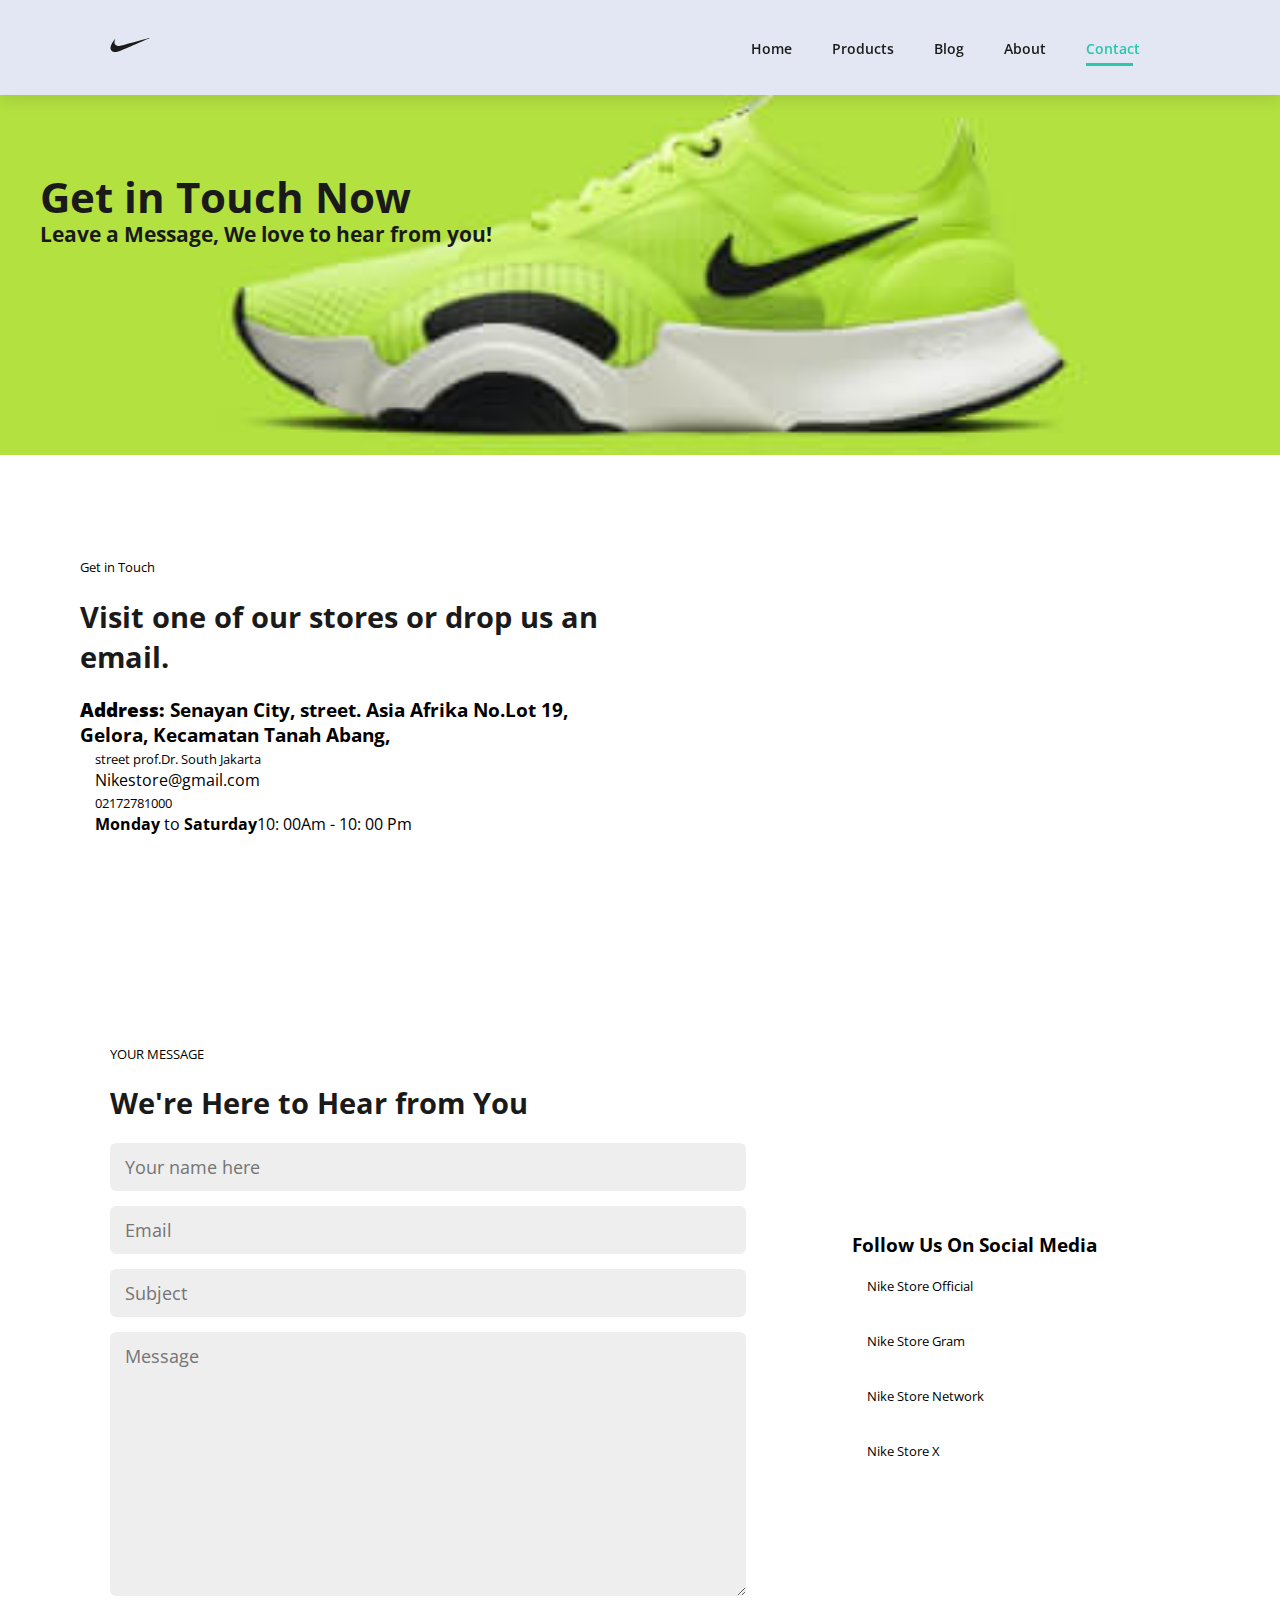
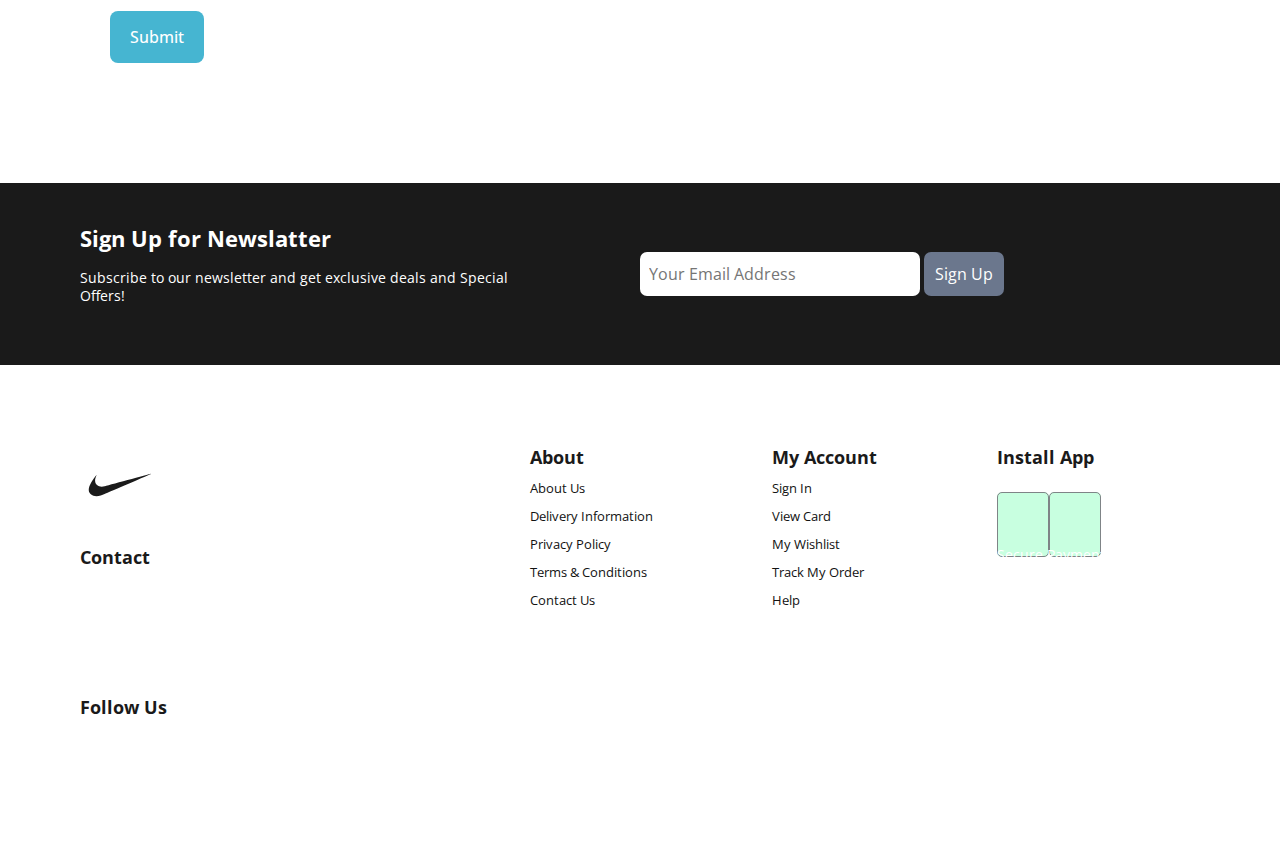
<file: contact.html>
<!DOCTYPE html>
<html lang="en">
<head>
  <meta charset="UTF-8">
  <meta name="viewport" content="width=device-width, initial-scale=1.0">
  <title>Ecommerce Website</title>
  <link rel="stylesheet" href="style.css">
  <link rel="stylesheet" href="https://cdnjs.cloudflare.com/ajax/libs/font-awesome/6.5.1/css/all.min.css" integrity="sha512-DTOQO9RWCH3ppGqcWaEA1BIZOC6xxalwEsw9c2QQeAIftl+Vegovlnee1c9QX4TctnWMn13TZye+giMm8e2LwA==" crossorigin="anonymous" referrerpolicy="no-referrer" />
  <link rel="preload" href="./assets/images/hero-banner.png"  as="image"/>
</head>
<body>
  <header class="header">
    <a href="#">
      <img src="/assets/images/logo.svg" width="100" height="50" alt="Logo" class="logo"/>
    </a>
  
    <nav>
      <ul class="navbar">
        <li><a href="/">Home</a></li>
        <li><a href="/product.html">Products</a></li>
        <li><a href="/blog.html">Blog</a></li>
        <li><a href="/about.html">About</a></li>
        <li><a class="active" href="/contact.html">Contact</a></li>
        <li><a href="card.html"><i id="bag" class="fa-solid fa-bag-shopping"></i></a></li>
        <a href="#"><i id="close" class="fa-solid fa-xmark"></i></a>

      </ul>
    </nav>
    <div class="menu">
      <a href="card.html"><i id="bag" class="fa-solid fa-bag-shopping"></i></a>
      <i id="menu" class="fa-solid fa-bars"></i>
    </div>
   </header>
 
   <section class="contact">
    <div class="contact-container">
    <h2>Get in Touch Now</h2>
    <h4>Leave a Message, We love to hear from you!</h4>
</div>
   </section>

   <section class="contact-details section-p1">
    <div class="details">
        <span>Get in Touch</span>
        <h2>Visit one of our stores or drop us an email.</h2>
        <h3><strong>Address: </strong>Senayan City, street. Asia Afrika No.Lot 19, Gelora, Kecamatan Tanah Abang,</h3>

        <div>
            <li>
                <i class="fa-solid fa-map-location"></i>
                <span>street prof.Dr. South Jakarta</span>
            </li>
            <li>
                <i class="fa-regular fa-paper-plane"></i>
                <sapn>Nikestore@gmail.com</sapn>
            </li>
            <li>
                <i class="fa-solid fa-phone"></i>
                <span>02172781000</span>
            </li>
            <li>
                <i class="fa-solid fa-clock"></i>
                <sapn><strong>Monday</strong> to <strong>Saturday</strong>10: 00Am - 10: 00 Pm</sapn>
            </li>
        </div>
    </div>

    <div class="map">
        <iframe src="https://www.google.com/maps/embed?pb=!1m18!1m12!1m3!1d3966.276757914936!2d106.79443677579103!3d-6.227195293760944!2m3!1f0!2f0!3f0!3m2!1i1024!2i768!4f13.1!3m3!1m2!1s0x2e69f1485e476a65%3A0x300c043104acc004!2sSenayan%20City!5e0!3m2!1sen!2sid!4v1708398362510!5m2!1sen!2sid" width="600" height="450" style="border:0;" allowfullscreen="" loading="lazy" referrerpolicy="no-referrer-when-downgrade"></iframe>
    </div>
   </section>

   <section class="form-details">
    <form action="">
        <span>YOUR MESSAGE</span>
        <h2>We're Here to Hear from You</h2>
        <input type="text" placeholder="Your name here">
        <input type="email" placeholder="Email">
        <input type="text" placeholder="Subject">
        <textarea name="message" cols="30" rows="10" placeholder="Message"></textarea>
        <button>Submit</button>
    </form>

    <div class="social-container">
        <h3>Follow  Us On Social Media</h3>
        <div class="social-icon">
            <a href="#"><i class="fa-brands fa-facebook"></i></a>
            <span>Nike Store Official </span>
        </div>

        <div class="social-icon">
            <a href="#"><i class="fa-brands fa-instagram"></i></a>
            <span>Nike Store Gram</span>
        </div>

        <div class="social-icon">
            <a href="#"><i class="fa-brands fa-linkedin"></i></a>
            <span>Nike Store Network</span>
        </div>

        <div class="social-icon">
            <a href="#"><i class="fa-brands fa-x-twitter"></i></a>
            <span>Nike Store X</span>
        </div>
            
           
           
        </div>
    </section>


   <section class="newsletter section-p1 section-m1">

    <div class="newstext">
      <h4>Sign Up for Newslatter</h4>
      <p>Subscribe to our newsletter and get exclusive deals and <span>Special Offers!</span></p>
    </div>

    <div class="form">
      <input type="text" placeholder="Your Email Address">
      <button>Sign Up</button>
    </div>
  </section>
  

  <footer class="section-p1">
    <div class="footer-container">
    <div class="col">
      <img class="logo" src="assets/images/logo.svg" width="80" alt="">
      <h4>Contact</h4>
      <p><strong>Address: </strong>IL Domitory Paramount Gading Serpong<br> Tangerang, Jakarta, Indonesia </p>
      <p><strong>Phone: </strong>+62 821 2708 2650</p>
      <p><strong>Hours: </strong>10:00 - 18:00 Mon - Sat</p>

      <div class="follow">
        <h4>Follow Us</h4>
        <div class="icon">
          <i class="fa-brands fa-facebook"></i>
          <i class="fa-brands fa-twitter"></i>
          <i class="fa-brands fa-instagram"></i>
          <i class="fa-brands fa-linkedin"></i>
        </div>
      </div>
    </div>

    <div class="col">
      <h4>About</h4>
      <a href="#">About Us</a>
      <a href="#">Delivery Information</a>
      <a href="#">Privacy Policy</a>
      <a href="#">Terms & Conditions</a>
      <a href="#">Contact Us</a>
    </div>

    <div class="col">
      <h4>My Account</h4>
      <a href="#">Sign In</a>
      <a href="#">View Card</a>
      <a href="#">My Wishlist</a>
      <a href="#">Track My Order</a>
      <a href="#">Help</a>
    </div>

    <div class="col install">
      <h4>Install App</h4>
      <p>From App Store or Google Play</p>
      <div class="appstore">
        <i class="fa-brands fa-app-store"></i>
        <i class="fa-brands fa-google-play"></i>
      </div>
      <p>Secure Payment Geteways</p>
      <div class="payment-icon">
      <i class="fa-brands fa-cc-visa"></i>
      <i class="fa-brands fa-cc-mastercard"></i>
      <i class="fa-brands fa-apple-pay"></i>
      <i class="fa-brands fa-cc-amazon-pay"></i>
      </div>
    </div>
    </div>
    <div class="copyright">
      <p><i class="fa-regular fa-copyright"></i> 2024, Made with <i class="fa-solid fa-heart"></i> by Ali Hekmati</p>
    </div>
  </footer>

  <script src="script.js"></script>
</body>
</html>
</file>
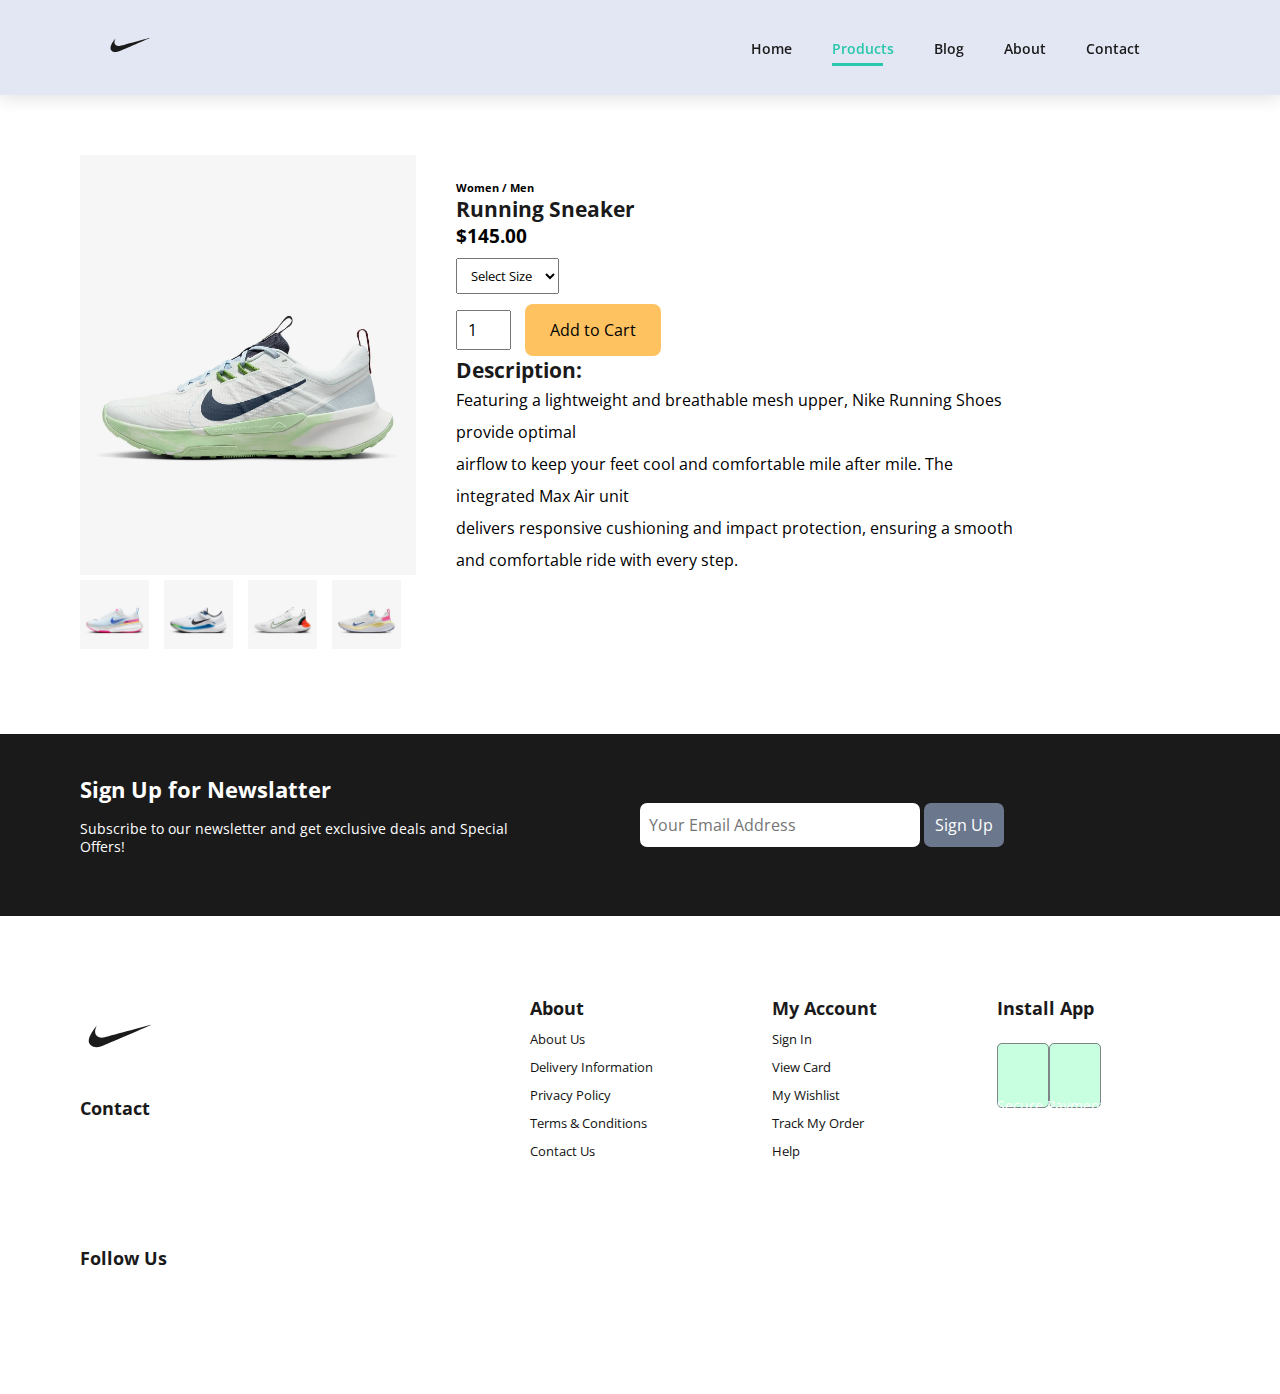
<file: prodetail.html>
<!DOCTYPE html>
<html lang="en">
<head>
  <meta charset="UTF-8">
  <meta name="viewport" content="width=device-width, initial-scale=1.0">
  <title>Ecommerce Website</title>
  <link rel="stylesheet" href="style.css">
  <link rel="stylesheet" href="https://cdnjs.cloudflare.com/ajax/libs/font-awesome/6.5.1/css/all.min.css" integrity="sha512-DTOQO9RWCH3ppGqcWaEA1BIZOC6xxalwEsw9c2QQeAIftl+Vegovlnee1c9QX4TctnWMn13TZye+giMm8e2LwA==" crossorigin="anonymous" referrerpolicy="no-referrer" />
  <link rel="preload" href="./assets/images/hero-banner.png"  as="image"/>
</head>
<body>
  <header class="header">
    <a href="#">
      <img src="/assets/images/logo.svg" width="100" height="50" alt="Logo" class="logo"/>
    </a>
  
    <nav>
      <ul class="navbar">
        <li><a href="/">Home</a></li>
        <li><a class="active" href="/product.html">Products</a></li>
        <li><a href="/blog.html">Blog</a></li>
        <li><a href="/about.html">About</a></li>
        <li><a href="/contact.html">Contact</a></li>
        <li><a href="card.html"><i id="bag" class="fa-solid fa-bag-shopping"></i></a></li>
        <a href="#"><i id="close" class="fa-solid fa-xmark"></i></a>

      </ul>
    </nav>
    <div class="menu">
      <a href="card.html"><i id="bag" class="fa-solid fa-bag-shopping"></i></a>
      <i id="menu" class="fa-solid fa-bars"></i>
    </div>
   </header>
 
  
  <!------ end of this section  ----->
<sectoin class="product-details section-p1">
  <div class="product-image">
    <img src="assets/images/sport1.png" width="100%" id="mainImg" alt="Product Image">

    <div class="small-img-group">
      <div class="small-image-col">
        <img src="assets/images/newmodel.png" width="100%" class="small-img" alt="">
      </div>
      <div class="small-image-col">
        <img src="assets/images/Newnike.png" width="100%" class="small-img" alt="">
      </div>
      <div class="small-image-col">
        <img src="assets/images/brand1.png" width="100%" class="small-img" alt="">
      </div>
      <div class="small-image-col">
        <img src="assets/images/sport2.png" width="100%" class="small-img" alt="">
      </div>
      
    </div>
  </div>

  <div class="description">
    <h6>Women / Men</h6>
    <h4>Running Sneaker</h4>
    <h3>$145.00</h3>
    <select>
      <option>Select Size</option>
      <option >41</option>
      <option >42</option>
      <option >43</option>
      <option >44</option>
    </select>
    <input type="number" value="1">
    <button>Add to Cart</button>
    <h4>Description:</h4>
    <span>
      Featuring a lightweight and breathable mesh upper, Nike Running Shoes provide optimal<br> airflow to keep your feet cool and comfortable mile after mile. The integrated Max Air unit<br> delivers responsive cushioning and impact protection, ensuring a smooth and comfortable ride with every step.
    </span>
  </div>
</sectoin>

  

  <section class="newsletter section-p1 section-m1">

    <div class="newstext">
      <h4>Sign Up for Newslatter</h4>
      <p>Subscribe to our newsletter and get exclusive deals and <span>Special Offers!</span></p>
    </div>

    <div class="form">
      <input type="text" placeholder="Your Email Address">
      <button>Sign Up</button>
    </div>
  </section>

  <footer class="section-p1">
    <div class="footer-container">
    <div class="col">
      <img class="logo" src="assets/images/logo.svg" width="80" alt="">
      <h4>Contact</h4>
      <p><strong>Address: </strong>IL Domitory Paramount Gading Serpong<br> Tangerang, Jakarta, Indonesia </p>
      <p><strong>Phone: </strong>+62 821 2708 2650</p>
      <p><strong>Hours: </strong>10:00 - 18:00 Mon - Sat</p>

      <div class="follow">
        <h4>Follow Us</h4>
        <div class="icon">
          <i class="fa-brands fa-facebook"></i>
          <i class="fa-brands fa-twitter"></i>
          <i class="fa-brands fa-instagram"></i>
          <i class="fa-brands fa-linkedin"></i>
        </div>
      </div>
    </div>

    <div class="col">
      <h4>About</h4>
      <a href="#">About Us</a>
      <a href="#">Delivery Information</a>
      <a href="#">Privacy Policy</a>
      <a href="#">Terms & Conditions</a>
      <a href="#">Contact Us</a>
    </div>

    <div class="col">
      <h4>My Account</h4>
      <a href="#">Sign In</a>
      <a href="#">View Card</a>
      <a href="#">My Wishlist</a>
      <a href="#">Track My Order</a>
      <a href="#">Help</a>
    </div>

    <div class="col install">
      <h4>Install App</h4>
      <p>From App Store or Google Play</p>
      <div class="appstore">
        <i class="fa-brands fa-app-store"></i>
        <i class="fa-brands fa-google-play"></i>
      </div>
      <p>Secure Payment Geteways</p>
      <div class="payment-icon">
      <i class="fa-brands fa-cc-visa"></i>
      <i class="fa-brands fa-cc-mastercard"></i>
      <i class="fa-brands fa-apple-pay"></i>
      <i class="fa-brands fa-cc-amazon-pay"></i>
      </div>
    </div>
    </div>
    <div class="copyright">
      <p><i class="fa-regular fa-copyright"></i> 2024, Made with <i class="fa-solid fa-heart"></i> by Ali Hekmati</p>
    </div>
  </footer>

  <script>

  const mainImage = document.querySelector("#mainImg");
  const smallImages = document.querySelectorAll(".small-img");

  smallImages.forEach(smallImage => {
    smallImage.addEventListener("click", () => {
      mainImage.src = smallImage.src;
    })
  });
  
  </script>

  <script src="script.js"></script>
</body>
</html>
</file>
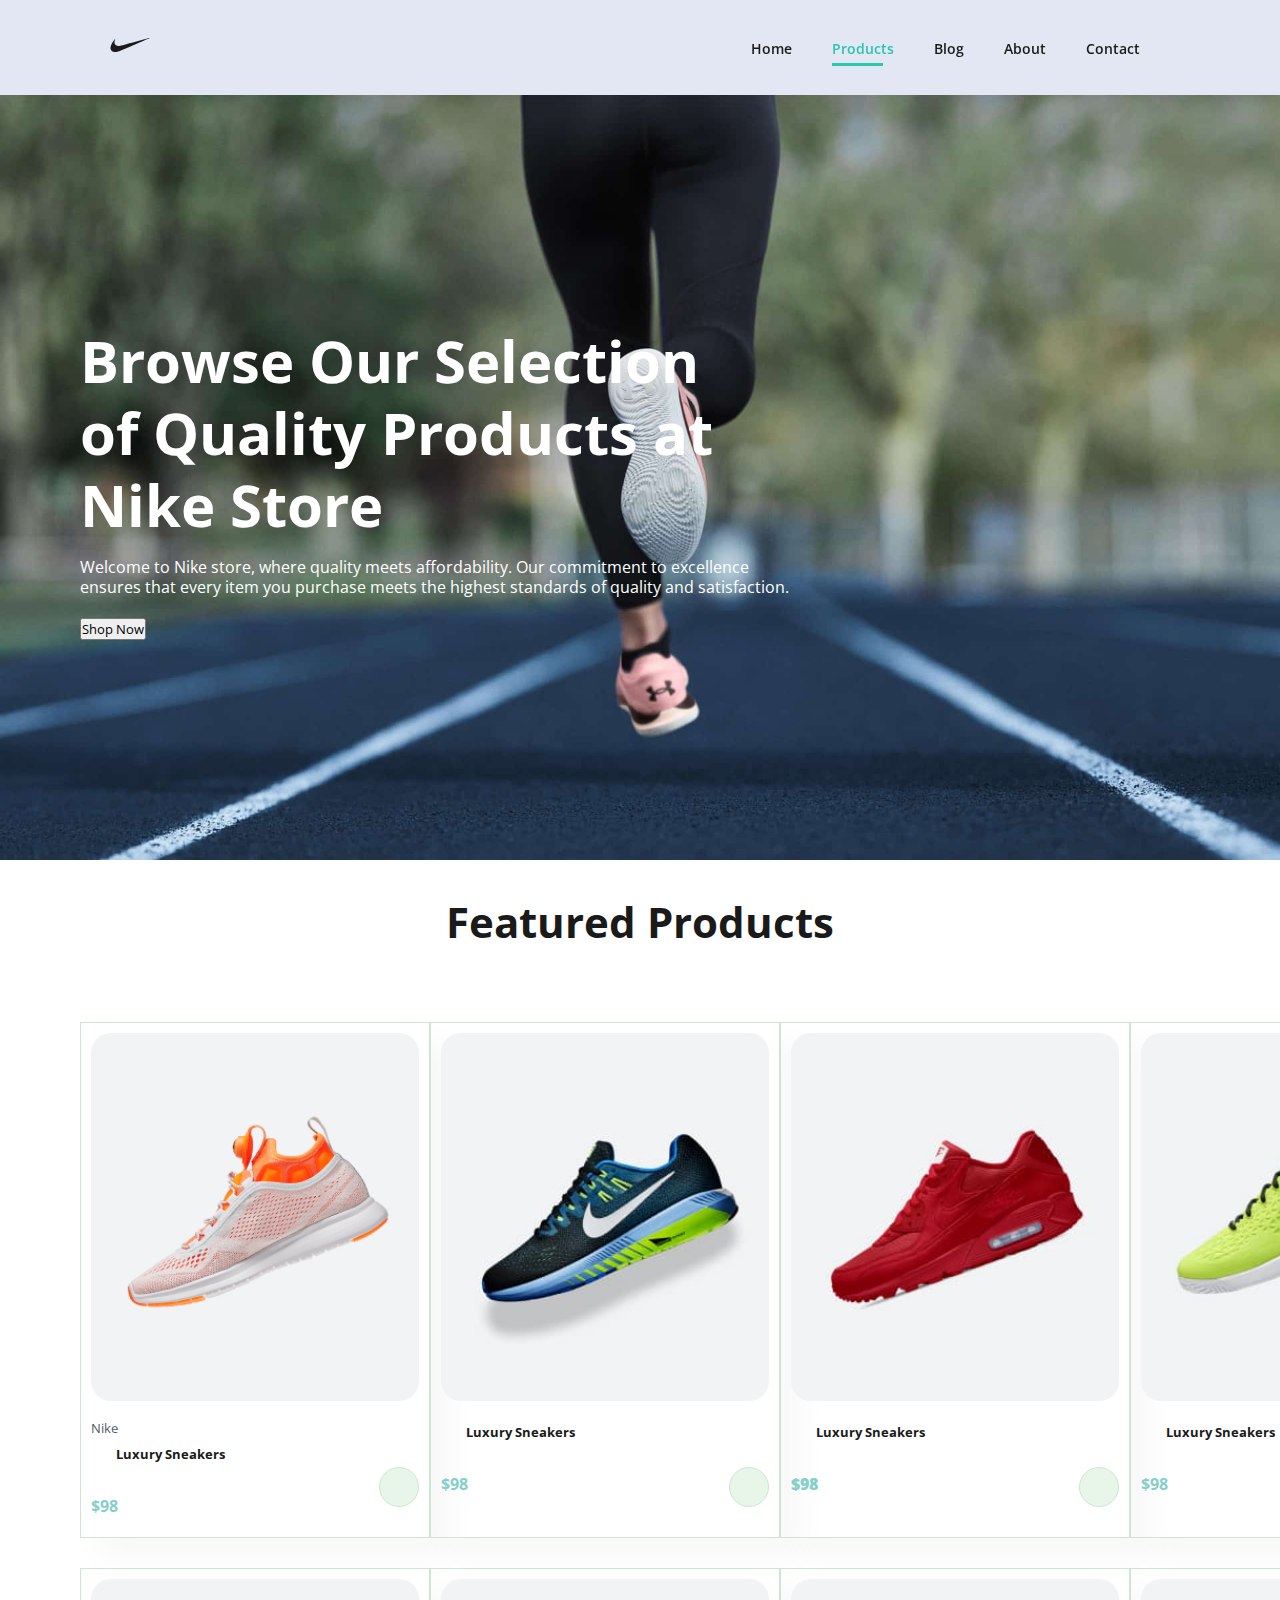
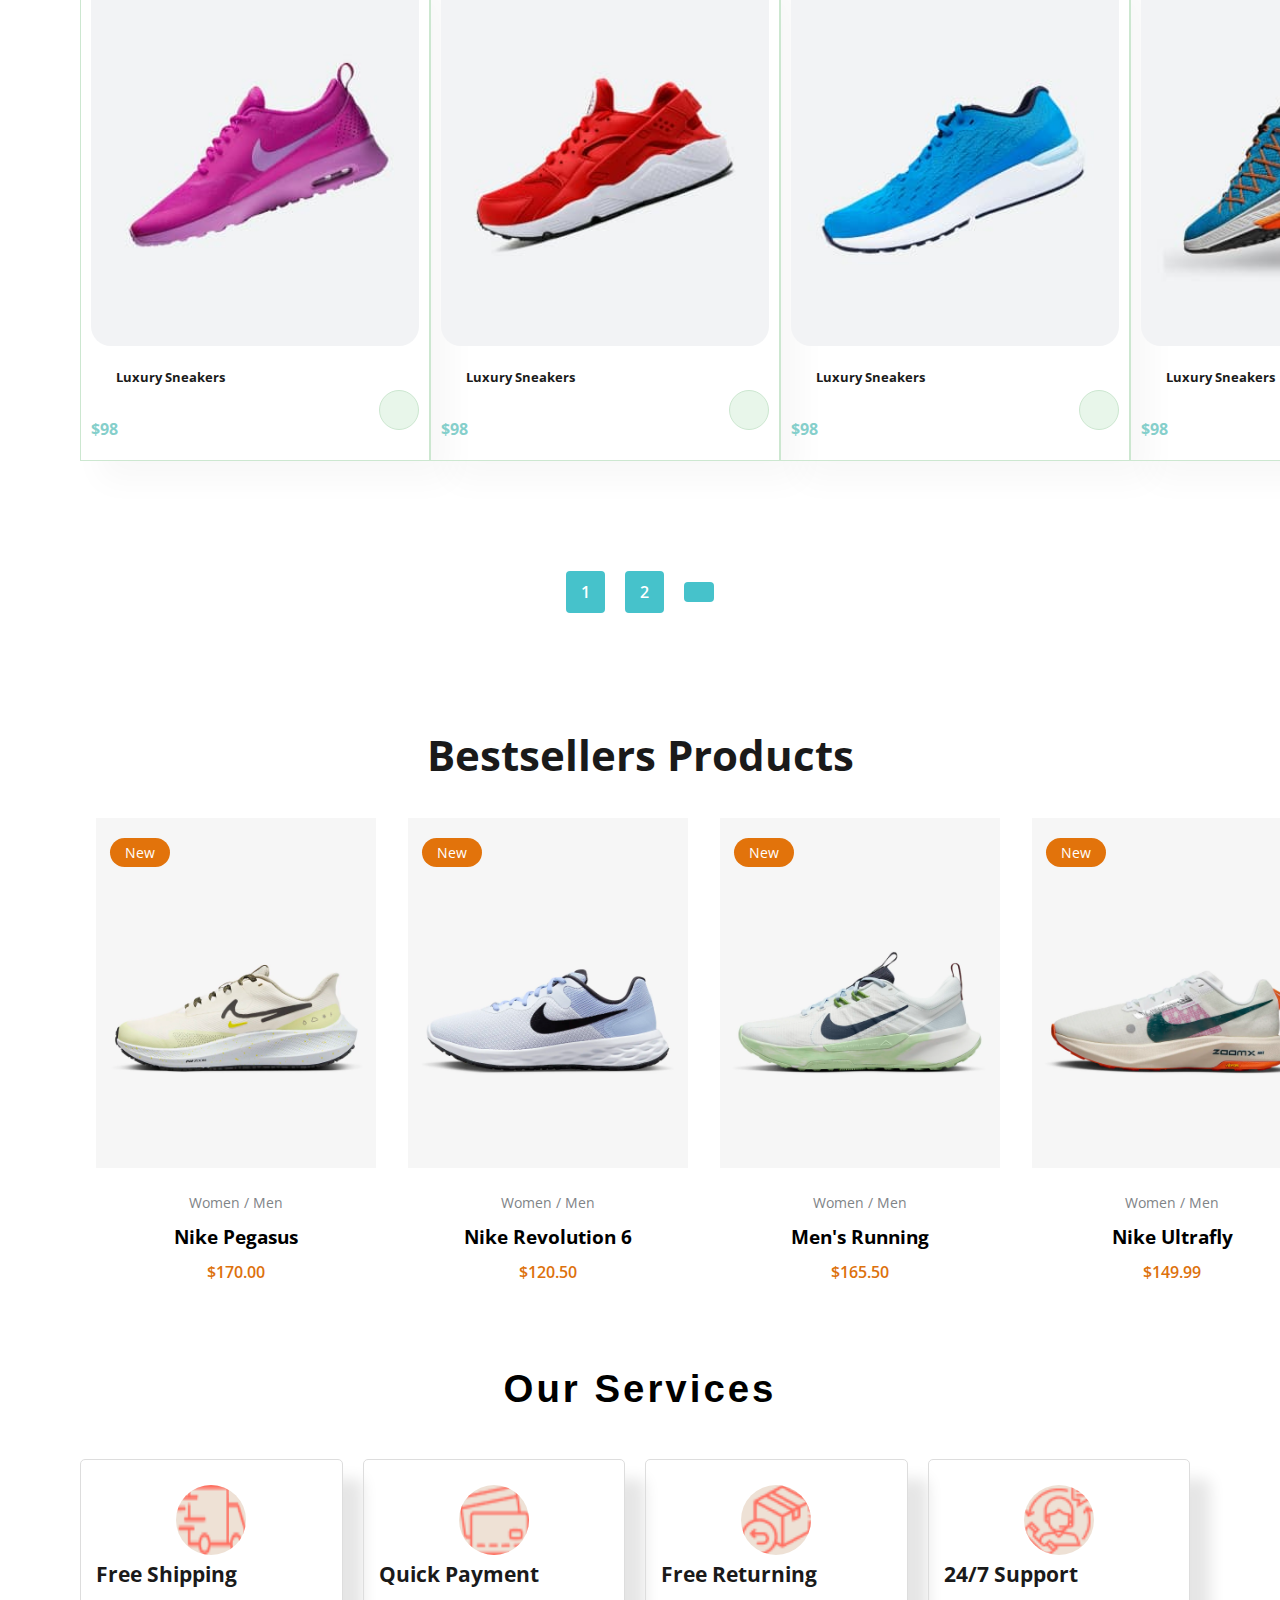
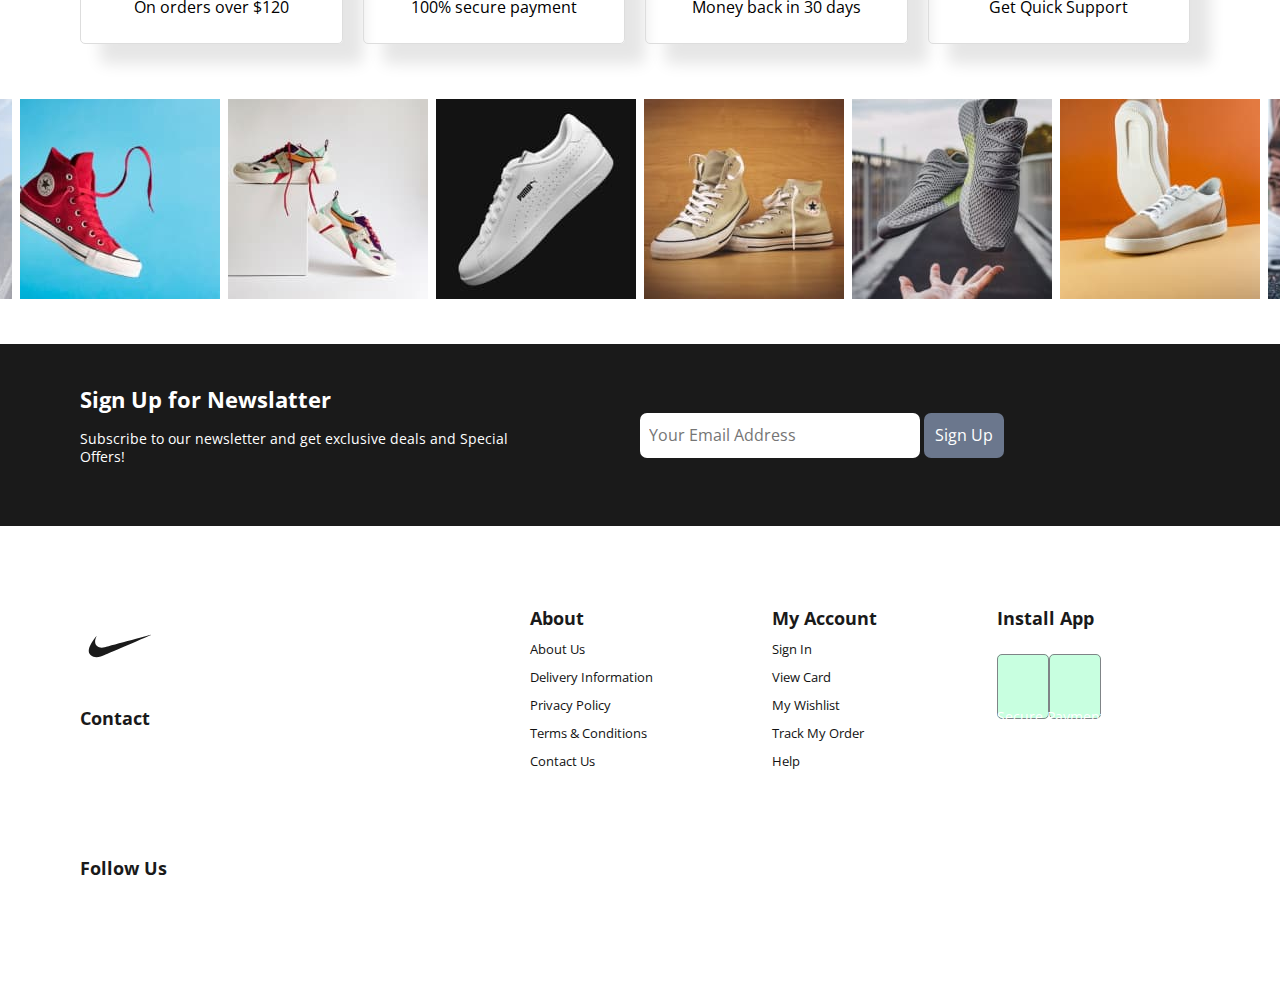
<file: product.html>
<!DOCTYPE html>
<html lang="en">
<head>
  <meta charset="UTF-8">
  <meta name="viewport" content="width=device-width, initial-scale=1.0">
  <title>Ecommerce Website</title>
  <link rel="stylesheet" href="style.css">
  <link rel="stylesheet" href="https://cdnjs.cloudflare.com/ajax/libs/font-awesome/6.5.1/css/all.min.css" integrity="sha512-DTOQO9RWCH3ppGqcWaEA1BIZOC6xxalwEsw9c2QQeAIftl+Vegovlnee1c9QX4TctnWMn13TZye+giMm8e2LwA==" crossorigin="anonymous" referrerpolicy="no-referrer" />
  <link rel="preload" href="./assets/images/hero-banner.png"  as="image"/>
</head>
<body>
  <header class="header">
    <a href="#">
      <img src="/assets/images/logo.svg" width="100" height="50" alt="Logo" class="logo"/>
    </a>
  
    <nav>
      <ul class="navbar">
        <li><a href="/">Home</a></li>
        <li><a class="active" href="/product.html">Products</a></li>
        <li><a href="/blog.html">Blog</a></li>
        <li><a href="/about.html">About</a></li>
        <li><a href="/contact.html">Contact</a></li>
        <li><a href="card.html"><i id="bag" class="fa-solid fa-bag-shopping"></i></a></li>
        <a href="#"><i id="close" class="fa-solid fa-xmark"></i></a>

    </ul>
    </nav>
    <div class="menu">
      <a href="card.html"><i id="bag" class="fa-solid fa-bag-shopping"></i></a>
      <i id="menu" class="fa-solid fa-bars"></i>
    </div>
   </header>
 
   <section class="hero shop">
    
    <h1>Browse Our Selection<br> of Quality Products at<br> Nike Store</h1>
    <p>Welcome to Nike store, where quality meets affordability. Our commitment to excellence<br> ensures that every item you purchase meets the highest standards of quality and satisfaction.</p>
    <button>Shop Now</button>
   </section>
  
  <!------ end of this section  ----->

  <section class="products section-p1">
    <h2>Featured Products</h2>
    <p>Summer Collection New Modern</p>
    <div class="pro-container">
      <div class="pro">
        <img src="./assets/images/product-4.jpg" alt="">
        <div class="des">
          <span>Nike</span>
          <h5>Luxury Sneakers</h5>
          <div class="star">
            <i class="fa fa-star"></i>
            <i class="fa fa-star"></i>
            <i class="fa fa-star"></i>
            <i class="fa fa-star"></i>
            <i class="fa fa-star"></i>
          </div>
          <h4>$98</h4>
        </div>
        <div class="cart">
          <i class="fa-solid fa-cart-shopping"></i>
        </div>
      </div>

      <div class="pro">
        <img src="./assets/images/product-2.jpg" alt="">
        <div class="des">
          <span></span>
          <h5>Luxury Sneakers</h5>
          <div class="star">
            <i class="fa fa-star"></i>
            <i class="fa fa-star"></i>
            <i class="fa fa-star"></i>
            <i class="fa fa-star"></i>
            <i class="fa fa-star"></i>
          </div>
          <h4>$98</h4>
        </div>
        <div class="cart">
          <i class="fa-solid fa-cart-shopping"></i>
        </div>
      </div>

      <div class="pro">
        <img src="./assets/images/product-3.jpg" alt="">
        <div class="des">
          <span></span>
          <h5>Luxury Sneakers</h5>
          <div class="star">
            <i class="fa fa-star"></i>
            <i class="fa fa-star"></i>
            <i class="fa fa-star"></i>
            <i class="fa fa-star"></i>
            <i class="fa fa-star"></i>
          </div>
          <h4><strong>$98</strong></h4>
        </div>
        <div class="cart">
          <i class="fa-solid fa-cart-shopping"></i>
        </div>
      </div>

      <div class="pro">
        <img src="./assets/images/product-5.jpg " alt="">
        <div class="des">
          <span></span>
          <h5>Luxury Sneakers</h5>
          <div class="star">
            <i class="fa fa-star"></i>
            <i class="fa fa-star"></i>
            <i class="fa fa-star"></i>
            <i class="fa fa-star"></i>
            <i class="fa fa-star"></i>
          </div>
          <h4>$98</h4>
        </div>
        <div class="cart">
          <i class="fa-solid fa-cart-shopping"></i>
        </div>
      </div>

      <div class="pro">
        <img src="./assets/images/product-7.jpg" alt="">
        <div class="des">
          <span></span>
          <h5>Luxury Sneakers</h5>
          <div class="star">
            <i class="fa fa-star"></i>
            <i class="fa fa-star"></i>
            <i class="fa fa-star"></i>
            <i class="fa fa-star"></i>
            <i class="fa fa-star"></i>
          </div>
          <h4>$98</h4>
        </div>
        <div class="cart">
          <i class="fa-solid fa-cart-shopping"></i>
        </div>
      </div>

      <div class="pro">
        <img src="./assets/images/product-6.jpg" alt="">
        <div class="des">
          <span></span>
          <h5>Luxury Sneakers</h5>
          <div class="star">
            <i class="fa fa-star"></i>
            <i class="fa fa-star"></i>
            <i class="fa fa-star"></i>
            <i class="fa fa-star"></i>
            <i class="fa fa-star"></i>
          </div>
          <h4>$98</h4>
        </div>
        <div class="cart">
          <i class="fa-solid fa-cart-shopping"></i>
        </div>
      </div>

      <div class="pro">
        <img src="./assets/images/product-8.jpg" alt="">
        <div class="des">
          <span></span>
          <h5>Luxury Sneakers</h5>
          <div class="star">
            <i class="fa fa-star"></i>
            <i class="fa fa-star"></i>
            <i class="fa fa-star"></i>
            <i class="fa fa-star"></i>
            <i class="fa fa-star"></i>
          </div>
          <h4>$98</h4>
        </div>
        <div class="cart">
          <i class="fa-solid fa-cart-shopping"></i>
        </div>
      </div>

      <div class="pro">
        <img src="./assets/images/product-1.jpg" alt="">
        <div class="des">
          <span></span>
          <h5>Luxury Sneakers</h5>
          <div class="star">
            <i class="fa fa-star"></i>
            <i class="fa fa-star"></i>
            <i class="fa fa-star"></i>
            <i class="fa fa-star"></i>
            <i class="fa fa-star"></i>
          </div>
          <h4>$98</h4>
        </div>
        <div class="cart">
          <i class="fa-solid fa-cart-shopping"></i>
        </div>
      </div>
    </div>

    </div>
    </div>

    </div>

  </section>

 
  <section class="pagination section-p1">
    <a href="#">1</a>
    <a href="#">2</a>
    <a href="#"><i class="fa-solid fa-angle-right"></i></a>
  </section>


  <section class="product-category section-p1">
    <h2 class="section-m1">Bestsellers Products</h2>

    <div class="product-list-container">
      
    <ul class="product-list">

      <li class="product-item">
        <div class="product-card">

          <figure class="card-banner">
            <img src="assets/images/brand3.png" width="312" height="350" class="image-contain" loading="lazy" alt="Sneaker" />
    
            <div class="card-badge">New</div>
    
            <ul class="card-list">
    
              <li class="card-item">
                <button class="card-btn" aria-labelledby="card-label-1">
                  <i class="fa-solid fa-cart-shopping"></i>
                </button>
    
                <div class="card-tooltip" id="card-label-1">Add to cart</div>
              </li>
    
              <li class="card-item">
                <button class="card-btn" aria-labelledby="card-label-2">
                  <i class="fa-regular fa-heart"></i>
                </button>
    
                <div class="card-tooltip" id="card-label-2">Add to Wishlist</div>
              </li>
    
              <li class="card-item">
                <button class="card-btn" aria-labelledby="card-label-3">
                  <i class="fa-regular fa-eye"></i>
                </button>
    
                <div class="card-tooltip" id="card-label-3">Quick View</div>
              </li>
    
              <li class="card-item">
                <button class="card-btn" aria-labelledby="card-label-4">
                  <i class="fa-solid fa-repeat"></i>
                </button>
    
                <div class="card-tooltip" id="card-label-4">compare</div>
              </li>
    
    
            </ul>
          </figure>
    
          <div class="card-content">
    
            <div class="card-cat">
              <a href="#" class="card-link">Women</a> /
              <a href="#" class="card-link">Men</a> 
            </div>
    
            <h3 class="card-title">
              <a href="#">Nike Pegasus </a>
            </h3>
    
            <data class="card-price" value="165.50">$170.00</data> 
          </div>
        </div>
      </li>
    </ul>

    <ul class="product-list">

      <li class="product-item">
        <div class="product-card">

          <figure class="card-banner">
            <img src="assets/images/brand5.png" width="312" height="350" class="image-contain" loading="lazy" alt="Sneaker" />
    
            <div class="card-badge">New</div>
    
            <ul class="card-list">
    
              <li class="card-item">
                <button class="card-btn" aria-labelledby="card-label-1">
                  <i class="fa-solid fa-cart-shopping"></i>
                </button>
    
                <div class="card-tooltip" id="card-label-1">Add to cart</div>
              </li>
    
              <li class="card-item">
                <button class="card-btn" aria-labelledby="card-label-2">
                  <i class="fa-regular fa-heart"></i>
                </button>
    
                <div class="card-tooltip" id="card-label-2">Add to Wishlist</div>
              </li>
    
              <li class="card-item">
                <button class="card-btn" aria-labelledby="card-label-3">
                  <i class="fa-regular fa-eye"></i>
                </button>
    
                <div class="card-tooltip" id="card-label-3">Quick View</div>
              </li>
    
              <li class="card-item">
                <button class="card-btn" aria-labelledby="card-label-4">
                  <i class="fa-solid fa-repeat"></i>
                </button>
    
                <div class="card-tooltip" id="card-label-4">Compare</div>
              </li>
    
    
            </ul>
          </figure>
    
          <div class="card-content">
    
            <div class="card-cat">
              <a href="#" class="card-link">Women</a> /
              <a href="#" class="card-link">Men</a> 
            </div>
    
            <h3 class="card-title">
              <a href="#">Nike Revolution 6</a>
            </h3>
    
            <data class="card-price" value="165.50">$120.50</data> 
          </div>
        </div>
      </li>
    </ul>

    <ul class="product-list">

      <li class="product-item">
        <div class="product-card">

          <figure class="card-banner">
            <img src="assets/images/sport1.png" width="312" height="350" class="image-contain" alt="Sneaker" />
    
            <div class="card-badge">New</div>
    
            <ul class="card-list">
    
              <li class="card-item">
                <button class="card-btn" aria-labelledby="card-label-1">
                  <i class="fa-solid fa-cart-shopping"></i>
                </button>
    
                <div class="card-tooltip" id="card-label-1">Add to cart</div>
              </li>
    
              <li class="card-item">
                <button class="card-btn" aria-labelledby="card-label-2">
                  <i class="fa-regular fa-heart"></i>
                </button>
    
                <div class="card-tooltip" id="card-label-2">Add to Wishlist</div>
              </li>
    
              <li class="card-item">
                <button class="card-btn" aria-labelledby="card-label-3">
                  <i class="fa-regular fa-eye"></i>
                </button>
    
                <div class="card-tooltip" id="card-label-3">Quick view</div>
              </li>
    
              <li class="card-item">
                <button class="card-btn" aria-labelledby="card-label-4">
                  <i class="fa-solid fa-repeat"></i>
                </button>
    
                <div class="card-tooltip" id="card-label-4">compare</div>
              </li>
    
    
            </ul>
          </figure>
    
          <div class="card-content">
    
            <div class="card-cat">
              <a href="#" class="card-link">Women</a> /
              <a href="#" class="card-link">Men</a> 
            </div>
    
            <h3 class="card-title">
              <a href="#">Men's Running</a>
            </h3>
    
            <data class="card-price" value="165.50">$165.50</data> 
          </div>
        </div>
      </li>
    </ul>

    <ul class="product-list">

      <li class="product-item">
        <div class="product-card">

          <figure class="card-banner">
            <img src="assets/images/brand4.png" width="312" height="350" class="image-contain black-sneaker" loading="lazy" alt="Sneaker" />
    
            <div class="card-badge">New</div>
    
            <ul class="card-list">
    
              <li class="card-item">
                <button class="card-btn" aria-labelledby="card-label-1">
                  <i class="fa-solid fa-cart-shopping"></i>
                </button>
    
                <div class="card-tooltip" id="card-label-1">Add to cart</div>
              </li>
    
              <li class="card-item">
                <button class="card-btn" aria-labelledby="card-label-2">
                  <i class="fa-regular fa-heart"></i>
                </button>
    
                <div class="card-tooltip" id="card-label-2">Add to Wishlist</div>
              </li>
    
              <li class="card-item">
                <button class="card-btn" aria-labelledby="card-label-3">
                  <i class="fa-regular fa-eye"></i>
                </button>
    
                <div class="card-tooltip" id="card-label-3">Quick view</div>
              </li>
    
              <li class="card-item">
                <button class="card-btn" aria-labelledby="card-label-4">
                  <i class="fa-solid fa-repeat"></i>
                </button>
    
                <div class="card-tooltip" id="card-label-4">Compare</div>
              </li>
    
    
            </ul>
          </figure>
    
          <div class="card-content">
    
            <div class="card-cat">
              <a href="#" class="card-link">Women</a> /
              <a href="#" class="card-link">Men</a> 
            </div>
    
            <h3 class="card-title">
              <a href="#">Nike Ultrafly</a>
            </h3>
    
            <data class="card-price" value="149.99">$149.99</data> 
          </div>
        </div>
      </li>
    </ul>

    <ul class="product-list">

      <li class="product-item">
        <div class="product-card">

          <figure class="card-banner">
            <img src="assets/images/brand6.png" width="312" height="350" class="image-contain" alt="Sneaker" />
    
            <div class="card-badge">New</div>
    
            <ul class="card-list">
    
              <li class="card-item">
                <button class="card-btn" aria-labelledby="card-label-1">
                  <i class="fa-solid fa-cart-shopping"></i>
                </button>
    
                <div class="card-tooltip" id="card-label-1">Add to cart</div>
              </li>
    
              <li class="card-item">
                <button class="card-btn" aria-labelledby="card-label-2">
                  <i class="fa-regular fa-heart"></i>
                </button>
    
                <div class="card-tooltip" id="card-label-2">Add to cart</div>
              </li>
    
              <li class="card-item">
                <button class="card-btn" aria-labelledby="card-label-3">
                  <i class="fa-regular fa-eye"></i>
                </button>
    
                <div class="card-tooltip" id="card-label-3">Add to cart</div>
              </li>
    
              <li class="card-item">
                <button class="card-btn" aria-labelledby="card-label-4">
                  <i class="fa-solid fa-repeat"></i>
                </button>
    
                <div class="card-tooltip" id="card-label-4">Add to cart</div>
              </li>
    
    
            </ul>
          </figure>
    
          <div class="card-content">
    
            <div class="card-cat">
              <a href="#" class="card-link">Women</a> /
              <a href="#" class="card-link">Men</a> 
            </div>
    
            <h3 class="card-title">
              <a href="#">Nike F1</a>
            </h3>
    
            <data class="card-price" value="165.50">$135.00</data> 
          </div>
        </div>
      </li>
    </ul>

  </div>

  </section>

  <section class="product-service section-p1">
    <h3>Our Services</h3>
    <div class="services-list">
    <div class="container">
      <img src="assets/images/service-1.png" alt="Free shipping">
      <h4>Free Shipping</h4>
      <span>On orders over $120</span>
    </div>

    <div class="container">
      <img src="assets/images/service-2.png" alt="Free shipping">
      <h4>Quick Payment</h4>
      <span>100% secure payment</span>
    </div>

    <div class="container">
      <img src="assets/images/service-3.png" alt="Free shipping">
      <h4>Free Returning</h4>
      <span>Money back in 30 days</span>
    </div>

    <div class="container">
      <img src="assets/images/service-4.png" alt="Free shipping">
      <h4>24/7 Support</h4>
      <span>Get Quick Support</span>
    </div>
  </div>
  </section>

  <section class="section-insta">
    <div class="insta-container">
    <div>
      <img src="assets/images/insta-1.jpg" alt="">
    </div>
    <div>
      <img src="assets/images/insta-2.jpg" alt="">
    </div>
    <div>
      <img src="assets/images/insta-3.jpg" alt="">
    </div>
    <div>
      <img src="assets/images/insta-4.jpg" alt="">
    </div>
    <div>
      <img src="assets/images/insta-5.jpg" alt="">
    </div>
    <div>
      <img src="assets/images/insta-6.jpg" alt="">
    </div>
    <div>
      <img src="assets/images/insta-7.jpg" alt="">
    </div>
    <div>
      <img src="assets/images/insta-8.jpg" alt="">
    </div>
    </div>
  </section>

  <section class="newsletter section-p1 section-m1">

    <div class="newstext">
      <h4>Sign Up for Newslatter</h4>
      <p>Subscribe to our newsletter and get exclusive deals and <span>Special Offers!</span></p>
    </div>

    <div class="form">
      <input type="text" placeholder="Your Email Address">
      <button>Sign Up</button>
    </div>
  </section>

  <footer class="section-p1">
    <div class="footer-container">
    <div class="col">
      <img class="logo" src="assets/images/logo.svg" width="80" alt="">
      <h4>Contact</h4>
      <p><strong>Address: </strong>IL Domitory Paramount Gading Serpong<br> Tangerang, Jakarta, Indonesia </p>
      <p><strong>Phone: </strong>+62 821 2708 2650</p>
      <p><strong>Hours: </strong>10:00 - 18:00 Mon - Sat</p>

      <div class="follow">
        <h4>Follow Us</h4>
        <div class="icon">
          <i class="fa-brands fa-facebook"></i>
          <i class="fa-brands fa-twitter"></i>
          <i class="fa-brands fa-instagram"></i>
          <i class="fa-brands fa-linkedin"></i>
        </div>
      </div>
    </div>

    <div class="col">
      <h4>About</h4>
      <a href="#">About Us</a>
      <a href="#">Delivery Information</a>
      <a href="#">Privacy Policy</a>
      <a href="#">Terms & Conditions</a>
      <a href="#">Contact Us</a>
    </div>

    <div class="col">
      <h4>My Account</h4>
      <a href="#">Sign In</a>
      <a href="#">View Card</a>
      <a href="#">My Wishlist</a>
      <a href="#">Track My Order</a>
      <a href="#">Help</a>
    </div>

    <div class="col install">
      <h4>Install App</h4>
      <p>From App Store or Google Play</p>
      <div class="appstore">
        <i class="fa-brands fa-app-store"></i>
        <i class="fa-brands fa-google-play"></i>
      </div>
      <p>Secure Payment Geteways</p>
      <div class="payment-icon">
      <i class="fa-brands fa-cc-visa"></i>
      <i class="fa-brands fa-cc-mastercard"></i>
      <i class="fa-brands fa-apple-pay"></i>
      <i class="fa-brands fa-cc-amazon-pay"></i>
      </div>
    </div>
    </div>
    <div class="copyright">
      <p><i class="fa-regular fa-copyright"></i> 2024, Made with <i class="fa-solid fa-heart"></i> by Ali Hekmati</p>
    </div>
  </footer>

  <script src="script.js"></script>
</body>
</html>
</file>
<file: style.css>
@import url('https://fonts.googleapis.com/css2?family=Open+Sans:wght@400;500;600;700;800&family=Roboto:wght@300;400;700&display=swap');

* {
  margin: 0;
  padding: 0;
  box-sizing: border-box;
  font-family: 'Open Sans', sans-serif;
}

h1 {
  font-size: 3.6rem;
  line-height: 3rem;
  color: #121212;
}

h2 {
  font-size: 2.6rem;
  line-height: 2.8rem;
  color: #121212;
}

h4 {
  font-size: 1.3rem;
  color: #121212;
}

h6 {
  font-weight: 700;
  font-size: .7rem;
}

p {
  font-size: 1rem;
  color: #465b52;
  margin: 1rem 0 1.3rem 0;
}

li {list-style: none;}

a {
  text-decoration: none;
}

button {cursor: pointer;}

.section-p1 {
  padding: 40px 80px;
}

.section-m1 {
  margin: 40px 0;
}

html {
  scroll-behavior: smooth;
}

body {
  width: 100%;
  overflow-x: hidden;
}

/* ------ header ------- */

.header {
  display: flex;
  justify-content: space-between;
  align-items: center;
  padding: 20px 80px;
  background-color: #e3e6f3;
  box-shadow: 0 5px 15px rgba(0, 0, 0, 0.1);
  z-index: 4;
  position: sticky;
  top: 0;
  left: 0;
}

.navbar {
  display: flex;
  justify-content: center;
  align-items: center;
}

.navbar li {
  position: relative;
  padding: 0 20px;
}

.navbar li a {
  font-size: .9rem;
  font-weight: 600;
  color: #1a1a1a;
  transition: .5s ease;
}



.navbar li a:hover,
.navbar li a.active {
  color: #29C7AC;
}

.navbar li a.active::after,
.navbar li a:hover::after {
  content: "";
  width: 50%;
  height: 3px;
  background: #29C7AC;
  position: absolute;
  bottom: -7px;
  left: 20px;
}

.hero {
  background-image: url("assets/images/hero-banner.png");
  height: 85vh;
  width: 100%;
  background-size: cover;
  background-position: center;
  padding: 0 80px;
  display: flex;
  flex-direction: column;
  justify-content: center;
  align-items: flex-start;
}

.hero h4 {
  padding-bottom: 15px;
}

.hero h1 {
  color: #bd5f06;
  padding-top: 10px;
}

.hero .btn {
  background: #e77912;
  border: none;
  padding: 20px 30px;
  font-size: 1em;
  font-weight: 700;
  border-radius: 8px;
}

.hero button:hover {
  background: #54A4AF;
  color: #fff;
}

.feature {
  display: flex;
  align-items: center;
  justify-content: space-between;
  flex-wrap: wrap;
}

.feature .fe-box {
  text-align: center;
  padding: 25px 15px;
  border-radius: 7px;
  box-shadow: 15px 20px 15px rgba(0, 0, 0, 0.03);
  border: 1px solid #cce7d0;
  margin: 15px 0;
}

.feature .fe-box img {
  width: 100%;
  margin-bottom: 10px;
}

.feature .fe-box h4 {
  padding: 9px 8px 6px 8px;
  line-height: 1.25;
  letter-spacing: 3px;
  border-radius: 5px;
  font-size: 1rem;
  background-color: #FDFFAB;
  text-transform: uppercase;
}

.feature .fe-box:nth-child(2) h4 {
  background-color: #AEDEFC;
}

.feature .fe-box:nth-child(3) h4 {
  background-color: #E3ACF9;
}

.pro-container{
  display: grid;
  grid-template-columns: repeat(4, 1fr);
  padding-top: 20px;
}

.products,
h2,
p {
  text-align: center;
  color: #121212;
}

.products .des  h5 {
  text-align: left;
}
.products .pro {
  width: 20%;
  min-width: 350px;
  padding: 10px;
  border: 1px solid #cce7d0;
  cursor: pointer;
  box-shadow: 20px 20px 30px rgba(0, 0, 0, 0.03);
  transition: .2s ease;
  position: relative;
  margin-bottom: 30px;
}

.products .pro:last-child {
  margin-right: 0;
}

.products .pro:hover {
  box-shadow: 20px 20px 30px rgba(0, 0, 0, 0.06);
}

.products .pro img {
  width: 100%;
  border-radius: 20px;
}

.products .pro .des {
  text-align: start;
  padding: 10px 0;
}

.products .pro .des span {
  color: #506064;
  font-size: .8rem;
}

.products .pro .des h5 {
  padding-top: 7px;
  color: #1a1a1a;
  text-align: left;
}

.products .pro .des i {
  color: #FFD369;
  font-size: .75rem;
  padding-top: 9px;
}

.products .pro .des h4 {
  padding-top: 7px;
  font-size: 1rem;
  font-weight: 700;
  color: #85CFCB;
}

.products .pro .cart {
  width: 40px;
  display: flex;
  justify-content: center;
  align-items: center;
  height: 40px;
  line-height: 40px;
  border-radius: 50px;
  background-color: #e8f6ea;
  font-weight: 500;
  color: #088178;
  position: absolute;
  border: 1px solid #cce7d0;
  bottom: 30px;
  right: 10px;
}

.products h2,
.product-category h2 {
  text-align: center;
}

.banner {
  display: flex;
  align-items: center;
  justify-content: space-between;
  gap: 20px;
 }

 .banner img {
  width: 100%;
  border-radius: 7px;
  height: 40vh;
}

.row {
  width: 100%;
  min-height: 30vh;
 display: grid;
 grid-template-columns: repeat(2, 1fr);
 gap: 20px;
}

.col-left {
  flex-basis: 40%;
  background-image: url('./assets/images/cta-1.jpg');
  background-position: center;
  background-size: cover;
  background-repeat: no-repeat;
}

.col-right {
  flex-basis: 40%;
  background-image: url('./assets/images/cta-2.jpg');
  background-position: center;
  background-size: cover;
  background-repeat: no-repeat;
}


.row 
h2,
h5 {
  padding: 25px;
  color: #fff;
  text-align: left;
}
 /* ------- Product ----------*/
 .product-list-container {
  display: flex;
  justify-content: space-between;
  align-items: center;
  position: relative;
 }

 .product-list {
  flex-basis: calc(20% - 20px)
 }

.card-banner {
  position: relative;
  height: 350px;
  overflow: hidden;
}

.image-contain {
  object-fit: contain;
  object-position: center;
  transition: .3s ease;
}



.card-badge {
  background: #e2730b;
  color: #fff;
  padding: 5px 15px;
  border-radius: 25px;
  font-size: 14px;
  position: absolute;
  top: 20px;
  left: 30px;
}

.card-list {
  position: absolute;
  top: 20px;
  right: -20px;
  opacity: 0;
}

.product-card:is(:hover, :focus) .card-list {
  right: 20px;
  opacity: 1;
}

.card-item {position: relative;}

.card-item:not(:last-child) {margin-bottom: 10px;}

.card-btn {
  background: #fff;
  color: #1a1a1a;
  font-size: 1rem;
  padding: 10px;
  margin-right: 4px;
  border-radius: 50%;
  transition: .3s;
  border: none;
}

.card-btn:hover {
  background: #e2730b;
  color: #fff;
}

.card-tooltip {
  position: absolute;
  top: 50%;
  right: calc(100% + 5px);
  transform: translateY(-50%);
  width: max-content;
  background: #1a1a1a;
  color: #fff;
  padding: 4px 8px;
  border-radius: 4px;
  opacity: 0;
  pointer-events: none;
  transition: .35s;
}


.card-btn:is(:hover, :focus) + .card-tooltip {opacity: 1;}

.card-content {
  padding: 25px 15px 0;
  text-align: center;
}

.card-cat {
  color: #7F8487;
  font-size: 14px;
  margin-bottom: 12px;
}

.card-link {color: inherit;}

.card-link:is(:hover, :focus) {color: #bd5f06;}

.card-title {margin-bottom: 12px;}

.card-title > a {
  color: inherit;
}

.card-title > a:is(:hover, :focus) {color: #bd5f06;}

.card-price {
  color: #dd710c;
  font-weight: 600;
  padding-bottom: 15px;
}


.product-service h3 {
  font-size: 2.4rem;
  line-height: 3.2rem;
  text-align: center;
  letter-spacing: 3px;
  font-family: 'Open-sans', sans-serif;
  margin-bottom: 30px;
}

.container {
  padding: 25px 15px;
  box-shadow: 20px 20px 15px rgba(0, 0, 0, 0.1);
  border: 1px solid #DDDDDD;
  border-radius: 5px;
  margin: 15px 0;
}

.container:hover {
  box-shadow: 10px 10px 15px rgba(0, 0, 0, 0.3);
}
.container h4 {margin-bottom: 8px;}

.services-list {
  display: grid;
  grid-template-columns: repeat(4, 1fr);
  gap: 20px;
  margin-right: 10px;
  text-align: center;
  border-radius: 50%;
}

.container img {
  width: 70px;
  height: 70px;
  background: #eee1d5;
  color: #fff;
  border-radius: 50%;
}

.insta-container{
  display: flex;
  align-items: center;
  justify-content: center;
  gap: 8px;
}

.newsletter {
  display: flex;
  justify-content: space-between;
  flex-wrap: wrap;
  align-items: center;
  background-image: url("assets/images/b14.png");
  background-repeat: no-repeat;
  background-position: 20% 40%;
  background: #1a1a1a;
}

.newstext {
  flex-basis: 40%;
}

.newsletter h4{
  text-align: left;
  color: #fff;
  font-size: 22px;
  font-weight: 700;
}
.newsletter p {
  font-size: 14px;
  color: #fff;
  text-align: left;
}
.form {
  flex-basis: 50%;
}

.form input {
  width: 50%;
  height: 2.8rem;
  font-size: 1rem;
  padding-left: 8px ;
  border: 1px solid transparent;
  outline: none;
  border-radius: 7px;
}


.form button {
  height: 2.8rem;
  padding: 10px;
  font-size: 1rem;
  align-items: center;
  border-radius: 7px;
  border: 1px solid transparent;
  cursor: pointer;
  background: #6B778D;
  color: #fff;
}

.footer-container {
  display: flex;
  flex-wrap: wrap;
  justify-content: space-between;

}

footer .col {
  display: flex;
  flex-direction: column;
  align-items: flex-start;
  margin-bottom: 20px;
}

footer .logo {
  margin-bottom: 20px;
}

footer h4 {
  font-size: 18px;
  padding-bottom: 10px;
}

footer p {
  font-size: 14px;
  margin: 0 0 7px 0;
  text-align: left;
}

footer a {
  color: #121212;
  font-size: 13px;
  margin-bottom: 10px;
}

footer .follow {
  margin-top: 25px;
}

footer .follow i {
  font-size: 22px;
  color: #29C7AC;
  padding-right: 8px;
}

footer .follow i:hover {
  color: #dd710c;
}

footer .install .appstore i {
  padding: 10px 25px;
  background: #C8FFE0;
  font-size: 2rem;
  border: 1px solid #7F8487;
  margin: 10px 0;
  border-radius: 5px;
}

footer .payment-icon {
  font-size: 2.5rem;
  margin-top: 25px;
  color: #00BBF0;
}

footer .payment-icon:hover {color: #e2730b;}
.copyright {
  width: 100%;
  text-align: center;
}

footer  .copyright p{text-align: center;}

.menu {
  display: none;
}

#close {
  display: none;
}


/*-------------- product page -------- */
.shop {
  background-image: url("assets/images/back-shop.jpeg");
  background-position: right bottom;
  background-repeat: no-repeat;
}

.shop h1, p {
  color: #fff;
  line-height: 1.25em;
  text-align: left;
}

.pagination a{
  background: #46C2CB;
  padding: 10px 15px;
  border-radius: 4px;
  font-weight: 600;
  color: #fff;
}

/* ---------- product-details -----------*/
.product-details {
  display: flex;
  margin-top: 20px;
}
.product-details .product-image {
  width: 30%;
  margin-right: 40px;
}

.small-img-group {
  display: flex;
  justify-content: space-between;
}

.small-image-col {
  flex-basis: 25%;
  cursor: pointer;
  padding-right: 15px;
}

.description {
  width: 50%;
  padding-top: 25px;
}

.description h4 {
  margin: 40px 0 20 0;
}

.description select {
  display: block;
  padding: 7px 10px;
  margin: 10px 0 10px 0;
}

.description input {
  width: 55px;
  height: 40px;
  padding-left: 10px;
  font-size: 1rem;
  margin-right: 10px;
  outline: none;
}

.description button {
  background: #FEC260;
  padding: 15px 25px;
  border: none;
  outline: none;
  font-size: 1rem;
  border-radius: 8px;
}

.description span {
  line-height: 2em;
}

/* ------- Blog  Page Styles -------- */
.blog-header {
  background-image: url("assets/images/reading.jpg");
  background-repeat: no-repeat;
  background-size: cover;
  background-position: top right;
  height: 40vh;
}

.blog-header h1, p {
  color: #1a1a1a;
}
.blog-img {
  flex-basis: 35%;
}
.blog-img img {
  width: 100%;
  margin-bottom: 20px;
}
.pagination {
  display: flex;
  justify-content: center;
  align-items: center;
  gap: 20px;
}

.blog-box {
  display: flex;
  justify-content: space-between;
  align-items: center;
}

.blog-box h2 {
  padding-bottom: 15px;
  text-align: center;
}
/*--------------- About Us ---------*/
.about-header {
  background-image: url("assets/images/about-back.jpg");
  height: 40vh;
  background-position: left 30%  bottom 50%;
  padding: 80px 40px;
}
.row-about {
  display: flex;
  justify-content: space-between;
  align-items: center;
}

.about-left {
  flex-basis: 35%;
}
.about-left img {
  width: 100%;
}
.about-right {
  flex-basis: 60%;
}

.about-header,
h1,
p {
  color: #fff;
}

#about-head {
  display: flex;
  align-items: center;
}

#about-head h2 {
  text-align: center;
  padding: 20px;
}

#about-head marquee {
  padding: 15px;
  margin-top: 25px;
}

#about-head img {
  width: 100%;
  height: auto;
}

#about-head div {
  margin-left: 60px;
}

/* --------- Contact ---------- */
.contact-details {
  display: flex;
  justify-content: space-between;
  align-items: center;
}
.contact-container {
  background-image: url("assets/images/collection-1.jpg");
  height: 40vh;
  background-size: cover;
  background-position: center;
  padding: 80px 40px;

}

.contact,
h2,
h4 {
  text-align: left;
  color: #1a1a1a;
}

.contact-details .details {
  width: 100%;
}

.contact-details .details span,
.form-details span {
  font-size: 13px;
}

.contact-details .map {
  width: 100%;
  height: 400px;
}

.contact-details .map iframe {
  width: 100%;
}


.form-details {
  display: flex;
  justify-content: space-between;
  align-items: center;
  margin: 30px;
  padding: 80px;
}

.form-details form {
  width: 60%;
  display: flex;
  flex-direction: column;
  align-items: flex-start;
}

.details h2,
.form-details h2 {
  width: 100%;
  font-size: 1.8rem;
  line-height: 2.5rem;
  padding: 20px 0;
}

.details i {
  margin-top: 30px;
  padding-right: 15px;
  color: #46B5D1;
}


.form-details input,
.form-details textarea {
  width: 100%;
  padding: 12px  15px;
  margin-bottom: 15px;
  outline: none;
  border: none;
  background: #EEEEEE;
  border-radius: 6px;
  font-size: 18px;
}

form button {
  background: #46B5D1;
  color: #fff;
  padding: 15px 20px;
  border: none;
  border-radius: 8px;
  font-size: 1rem;
  font-weight: 500;
  cursor: pointer;
  text-align: center;
}


.social-icon {
  padding-top: 20px;
  display: flex;
  align-items: flex-start;
}

.social-icon i {
  padding-right: 15px;
  font-size: 1.6rem;
  color: #46B5D1;
}

.social-container {
  width: 30%;
}

.social-container .social-icon {
  width: 100%;
}

/* Cart Page */
#cart {
  overflow-x: auto;
}
#cart table{
  width: 100%;
  border-collapse: collapse;
  table-layout: fixed;
  white-space: nowrape;
}

#cart table img {
  width: 80px;
}

#cart table td:nth-child(1) {
  width: 100px;
  text-align: center;
}

#cart table td:nth-child(2) {
  width: 150px;
  text-align: center;
}

#cart table td:nth-child(3) {
  width: 300px;
  text-align: center;
}

#cart table td:nth-child(4),
#cart table td:nth-child(5),
#cart table td:nth-child(6) {
  width: 150px;
  text-align: center;
}

#cart table td:nth-child(5) input {
  width: 70px;
  padding: 10px 5px 10px 15px;
  font-size: 14px;
  outline: none;
}

#cart table thead {
  border: 1px solid #DDDDDD;
  border-left: none;
  border-right: none;
}

#cart table thead td {
  font-weight: 700;
  text-transform: uppercase;
  padding: 20px 0;
  font-size: 13px;
}

#cart table tbody tr td {
  padding-top: 20px;
}

#cart table tbody td {
  font-size: 14px;
}

.cart-add {
  display: flex;
  justify-content: space-between;
  flex-wrap: wrap;
}

.coupon {
  width: 50%;
  margin-bottom: 25px;
}

.coupon h3,
.subtotal h3 {
  padding-bottom: 20px;
}

.coupon input {
  width: 50%;
  padding: 15px 20px;
  margin-right: 10px;
  outline: none;
  border: none;
  background: #DAF5FF;
  font-size: 1rem;
  border-radius: 6px;
}

.coupon .btn,
.subtotal .btn {
  background: #46C2CB;
  color: #fff;
  padding: 15px 25px;
  border-radius: 7px;
  outline: none;
  font-size: 1rem;
  border: none;
}

.subtotal {
  width: 50%;
  margin-bottom: 25px;
  padding: 30px;
  border: 1px solid #BBBBBB;
}

.subtotal table {
  border-collapse: collapse;
  width: 100%;
  margin-bottom: 20px;
}

.subtotal table td {
  width: 50%;
  padding: 30px;
  border: 1px solid #ECDBBA;
  margin-top: 10px;
  font-size: 14px;
}

@media (max-width: 768px) {
  .header {
    width: 100%;
    overflow-x: hidden;
  }
  .navbar {
    display: flex;
    flex-direction: column;
    align-items: flex-start;
    justify-content: flex-start;
    position: fixed;
    top: 0;
    right: -270px;
    height: 100vh;
    width: 270px;
    background-color: #FFFFFF;
    box-shadow: 0, 40px 60px rgba(0, 0, 0, 0.1);
    padding: 80px 0 0 10px;
  }
  .hero .btn {
    margin-top: 60%;
}
  .navbar li {
    margin-bottom: 30px;

  }
  .navbar.active {
    right: 0;
  }
  .menu {
    display: flex;
    align-items: center;
  }
  .menu i {
    font-size: 1.5rem;
    color: #1a1a1a;
    padding-left: 20px;
    cursor: pointer;
  }
  #close {
    display: block;
    position: absolute;
    top: 25px;
    left: 25px;
    color: #1a1a1a;
    cursor: pointer;
  }
  #bag {
    display: none;
  }
  .hero {
    width: 100%;
    height: 70vh;
    background-position: top 30% right 30%;
    padding: 0 80px;
  }
  .feature {
    justify-content: center;
    ;
}

   /* -------- Product ---------*/
 
  .pro-container {
    width: 90%;
    display: grid;
    grid-template-columns: 2fr auto;
    gap: 20px;
}
   .services-list {
    display: grid;
    grid-template-columns: repeat(2, 1fr);
    gap: 20px;
  }
  .product-card {
    width: 100%;
  }
  .insta-container {
    display: flex;
    justify-content: center;
    flex-wrap: wrap;
  }
  /*--------Blog -----------*/
  .blog-box {
    display: flex;
    flex-direction: column;
}

  /* -------- About --------*/
  #about-head {
    padding: 40px;
    margin: 0 auto
  }
  .row-about {
    display: flex;
    flex-direction: column;
    align-items: center;
    justify-content: center;
}
#about-head div {
  margin-left: 0;
}
  .about-left img {
    max-width: 100%;
    display: flex;
    align-items: center;
    justify-content: center;
  }
  .about-right {
    margin-left: 0;
  }
  /*--------- Contact ----------- */
  .contact-details {
    width: 100%;
    display: flex;
    flex-direction: column;
    padding: 30px;
    justify-content: center;
    align-items: center;
  }
  .details {
    width: 100%;
    padding-bottom: 20px;
  }
  .form-details {
    padding: 40px;
  }

  .form-details form {
    width: 50%;
  }
  .form-details form input {
    width: 100%;
  }
}

@media(max-width: 477px) {
  .section-p1 {
    padding: 30px;
  }
  .header {
    padding: 10px 30px;
  }
  h1 {
    font-size: 2.8rem;
  }
  h2 {
    font-size: 2rem;
    text-align: center;
  }
  .hero {
    padding: 0 20px;
    background-position: 70%;
  }
  .hero .btn {
    margin-top: 90%;
}
  .products .pro-container{
    display: flex;
    flex-wrap: wrap;
    justify-content: center;
    align-items: center;
  }
  .row {
    display: flex;
    flex-direction: column;
    flex-wrap: wrap;
  }
  .col-left, .col-right {
    flex-basis: 100%;
  }
  .product-list-container {
    display: flex;
    flex-wrap: wrap;
    justify-content: center;
    align-items: center;
  }
  .services-list {
    display: flex;
    flex-direction: column;
    justify-content: center;
  }
  #about-head div {
    margin: 0 auto;
}
  .newsletter {
    display: flex;
    flex-direction: column;
  }
  .newsletter .form input, button {
    width: 100%;
    display: flex;
    flex-direction: column;
  }
  .form input {
    margin-bottom: 10px;
  }
  /*--------- Product -----------*/
  
  /* ------ blog ------- */
  .blog-container {
    overflow-x: hidden;
  }
  .blog-box {
    display: flex;
    flex-direction: column;
    
  }
  .blog img {
    width: 80%;
    margin-bottom: 20px;
  }
  #about-head {
    display: flex;
    flex-direction: column;
  }
  #about-head img {
    width: 100%;
    margin-bottom: 30px;
  }
  /* ---------About ------------*/
  .row-about {
    display: flex;
    flex-direction: column;
}
  /* ------- Contact Page --------- */
  .contact-details {
    flex-direction: column;
  }

  .contact-details .details {
    width: 100%;
    margin-bottom: 25px;
  }

  .contact-details .map {
    width: 100%;
  }


  .form-details {
    margin: 10px;
    padding: 30px 10px;
    flex-wrap: wrap;
  }
  .form-details form {
    width: 100%;
    padding-bottom: 40px;
  }
  form button {
    text-align: center;
}
.social-container {
  width: 100%;
}
 h3 {
  text-align: center;
  width: 100%;
}
  /* cart Add */
  .cart-add {
    flex-direction: column;
    padding: 40px;
  }

  .coupon {
    width: 100%;
}
.coupon input {
  width: 100%;
}
.coupon .btn {
  width: 100%;
  margin-top: 20px;
}

.subtotal {
  width: 100%;
  padding: 20px;

}
}
</file>
